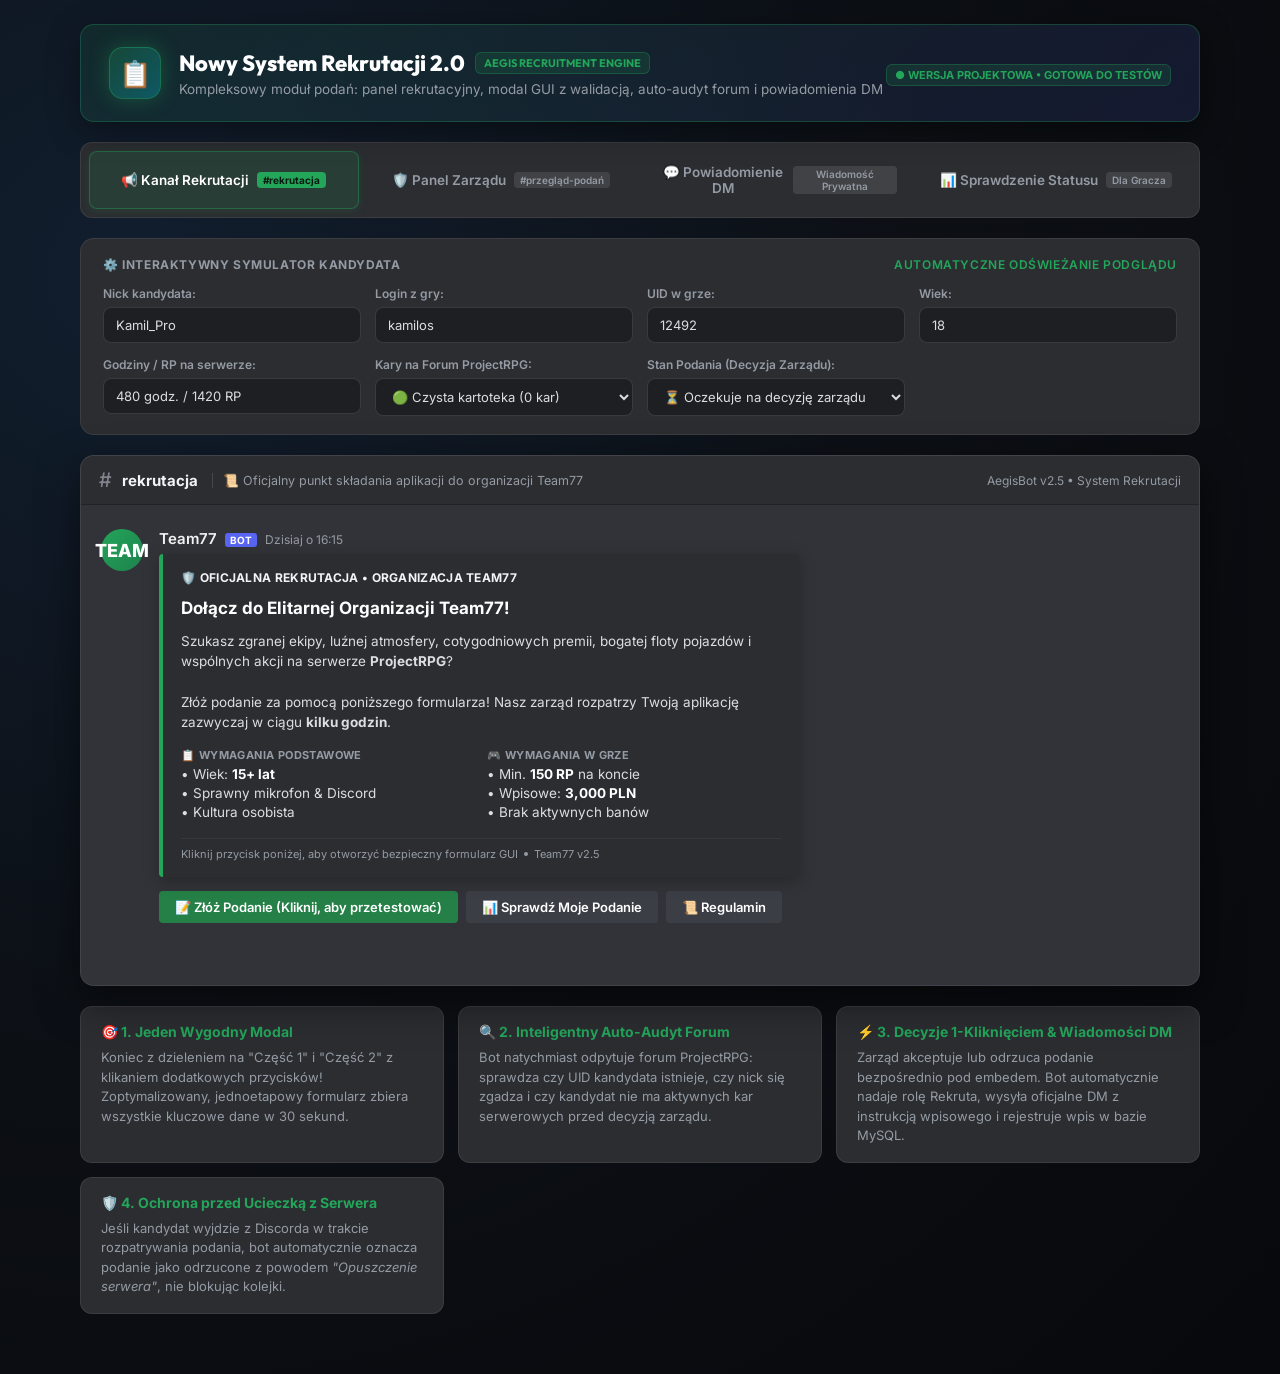
<file: preview_applications_new.html>
<!DOCTYPE html>
<html lang="pl">
<head>
  <meta charset="UTF-8">
  <meta name="viewport" content="width=device-width, initial-scale=1.0">
  <title>AegisBot — Nowy System Rekrutacji i Aplikacji 2.0</title>
  <link rel="preconnect" href="https://fonts.googleapis.com">
  <link rel="preconnect" href="https://fonts.gstatic.com" crossorigin>
  <link href="https://fonts.googleapis.com/css2?family=Inter:wght@400;500;600;700;800&family=JetBrains+Mono:wght@400;600;700&family=Outfit:wght@600;700;800&display=swap" rel="stylesheet">
  <style>
    :root {
      --bg-darkest: #0e1013;
      --bg-darker: #1a1c20;
      --bg-chat: #313338;
      --bg-card: #2b2d31;
      --bg-hover: #35373c;
      --bg-input: #1e1f22;
      --text-normal: #dbdee1;
      --text-muted: #949ba4;
      --text-header: #f2f3f5;
      --text-link: #00a8fc;
      --brand: #5865f2;
      --brand-hover: #4752c4;
      --emerald: #23a55a;
      --emerald-glow: rgba(35, 165, 90, 0.35);
      --amber: #f39c12;
      --danger: #f23f43;
      --cyan: #00e5ff;
      --gold: #f1c40f;
      --border-subtle: rgba(255, 255, 255, 0.08);
      --font-main: "Inter", "gg sans", -apple-system, BlinkMacSystemFont, "Segoe UI", Roboto, sans-serif;
      --font-heading: "Outfit", sans-serif;
      --font-mono: "JetBrains Mono", Consolas, monospace;
    }

    * {
      box-sizing: border-box;
      margin: 0;
      padding: 0;
    }

    body {
      background: radial-gradient(circle at 10% 20%, #111e2e 0%, #0c0f14 50%, #07090c 100%);
      color: var(--text-normal);
      font-family: var(--font-main);
      min-height: 100vh;
      padding: 24px 20px 60px;
      display: flex;
      flex-direction: column;
      align-items: center;
    }

    .wrapper {
      width: 100%;
      max-width: 1120px;
      display: flex;
      flex-direction: column;
      gap: 20px;
    }

    /* NAGŁÓWEK GŁÓWNY */
    .header-banner {
      background: linear-gradient(135deg, rgba(35, 165, 90, 0.12) 0%, rgba(88, 101, 242, 0.14) 100%);
      border: 1px solid rgba(35, 165, 90, 0.3);
      border-radius: 14px;
      padding: 22px 28px;
      display: flex;
      justify-content: space-between;
      align-items: center;
      box-shadow: 0 8px 32px rgba(0, 0, 0, 0.4);
      position: relative;
      overflow: hidden;
    }

    .header-left {
      display: flex;
      align-items: center;
      gap: 18px;
    }

    .header-icon {
      width: 52px;
      height: 52px;
      background: linear-gradient(135deg, rgba(35, 165, 90, 0.25) 0%, rgba(0, 229, 255, 0.25) 100%);
      border: 1px solid rgba(35, 165, 90, 0.4);
      border-radius: 14px;
      display: flex;
      align-items: center;
      justify-content: center;
      font-size: 26px;
      box-shadow: 0 0 20px var(--emerald-glow);
    }

    .header-title-block h1 {
      font-family: var(--font-heading);
      font-size: 22px;
      font-weight: 800;
      color: #fff;
      display: flex;
      align-items: center;
      gap: 10px;
    }

    .header-title-block p {
      font-size: 13.5px;
      color: var(--text-muted);
      margin-top: 4px;
    }

    .badge-pill {
      font-size: 11px;
      font-weight: 700;
      text-transform: uppercase;
      padding: 3px 8px;
      border-radius: 6px;
      background: rgba(35, 165, 90, 0.15);
      color: var(--emerald);
      border: 1px solid rgba(35, 165, 90, 0.3);
    }

    /* TABS */
    .tabs-nav {
      display: flex;
      gap: 8px;
      background: var(--bg-card);
      padding: 8px;
      border-radius: 12px;
      border: 1px solid var(--border-subtle);
      overflow-x: auto;
    }

    .tab-btn {
      flex: 1;
      min-width: 170px;
      padding: 12px 16px;
      border: 1px solid transparent;
      border-radius: 8px;
      background: transparent;
      color: var(--text-muted);
      font-family: var(--font-main);
      font-size: 13.5px;
      font-weight: 600;
      cursor: pointer;
      display: flex;
      align-items: center;
      justify-content: center;
      gap: 8px;
      transition: all 0.2s;
    }

    .tab-btn:hover {
      background: var(--bg-hover);
      color: var(--text-normal);
    }

    .tab-btn.active {
      background: rgba(35, 165, 90, 0.14);
      border-color: rgba(35, 165, 90, 0.4);
      color: #fff;
      box-shadow: 0 2px 10px rgba(35, 165, 90, 0.15);
    }

    .tab-badge {
      font-size: 10px;
      padding: 2px 6px;
      border-radius: 4px;
      background: rgba(255, 255, 255, 0.1);
    }

    .tab-btn.active .tab-badge {
      background: var(--emerald);
      color: #0b1a10;
      font-weight: 700;
    }

    /* CONTROL PANEL */
    .controls-panel {
      background: var(--bg-card);
      border: 1px solid var(--border-subtle);
      border-radius: 14px;
      padding: 18px 22px;
      display: flex;
      flex-direction: column;
      gap: 14px;
    }

    .controls-header {
      font-size: 12px;
      font-weight: 700;
      color: var(--text-muted);
      text-transform: uppercase;
      letter-spacing: 0.6px;
      display: flex;
      align-items: center;
      justify-content: space-between;
    }

    .controls-grid {
      display: grid;
      grid-template-columns: repeat(auto-fit, minmax(210px, 1fr));
      gap: 14px;
    }

    .control-item {
      display: flex;
      flex-direction: column;
      gap: 6px;
    }

    .control-label {
      font-size: 12px;
      font-weight: 600;
      color: var(--text-muted);
    }

    .control-input, .control-select {
      background: var(--bg-input);
      border: 1px solid rgba(255, 255, 255, 0.12);
      border-radius: 8px;
      padding: 9px 12px;
      color: var(--text-normal);
      font-family: var(--font-main);
      font-size: 13px;
      outline: none;
    }

    .control-input:focus, .control-select:focus {
      border-color: var(--emerald);
    }

    /* DISCORD SIMULATOR */
    .discord-window {
      background: var(--bg-chat);
      border: 1px solid rgba(255, 255, 255, 0.08);
      border-radius: 14px;
      overflow: hidden;
      box-shadow: 0 16px 40px rgba(0, 0, 0, 0.5);
      position: relative;
    }

    .discord-channel-bar {
      background: #2b2d31;
      padding: 12px 18px;
      display: flex;
      align-items: center;
      justify-content: space-between;
      border-bottom: 1px solid rgba(0, 0, 0, 0.25);
    }

    .channel-left {
      display: flex;
      align-items: center;
      gap: 10px;
    }

    .channel-hash {
      color: #80848e;
      font-size: 20px;
      font-weight: 500;
    }

    .channel-name {
      font-weight: 700;
      font-size: 15px;
      color: #f2f3f5;
    }

    .channel-topic {
      font-size: 12.5px;
      color: #949ba4;
      border-left: 1px solid rgba(255, 255, 255, 0.12);
      padding-left: 10px;
      margin-left: 4px;
    }

    .discord-chat {
      padding: 24px 20px;
      display: flex;
      flex-direction: column;
      gap: 18px;
      min-height: 480px;
    }

    .discord-message {
      display: flex;
      gap: 16px;
      position: relative;
    }

    .msg-avatar {
      width: 42px;
      height: 42px;
      border-radius: 50%;
      background: linear-gradient(135deg, #23a55a 0%, #1e824c 100%);
      display: flex;
      align-items: center;
      justify-content: center;
      font-weight: 800;
      color: #fff;
      font-size: 18px;
      flex-shrink: 0;
      user-select: none;
    }

    .msg-body {
      flex: 1;
      display: flex;
      flex-direction: column;
      gap: 6px;
      min-width: 0;
    }

    .msg-header {
      display: flex;
      align-items: baseline;
      gap: 8px;
    }

    .msg-author {
      font-weight: 600;
      font-size: 15px;
      color: #f2f3f5;
    }

    .bot-badge {
      background: #5865f2;
      color: #fff;
      font-size: 10px;
      font-weight: 700;
      padding: 1px 5px;
      border-radius: 3px;
    }

    .msg-timestamp {
      font-size: 12px;
      color: #949ba4;
    }

    /* EMBEDY DISCORDA */
    .discord-embed {
      background: #2b2d31;
      border-left: 4px solid var(--emerald);
      border-radius: 4px;
      padding: 16px 18px;
      display: flex;
      flex-direction: column;
      gap: 12px;
      max-width: 640px;
      box-shadow: 0 4px 16px rgba(0, 0, 0, 0.25);
      position: relative;
    }

    .discord-embed.border-gold { border-left-color: var(--gold); }
    .discord-embed.border-danger { border-left-color: var(--danger); }
    .discord-embed.border-brand { border-left-color: var(--brand); }
    .discord-embed.border-cyan { border-left-color: var(--cyan); }

    .embed-author {
      display: flex;
      align-items: center;
      gap: 8px;
      font-size: 12px;
      font-weight: 700;
      color: #f2f3f5;
      text-transform: uppercase;
      letter-spacing: 0.3px;
    }

    .embed-title {
      font-size: 17px;
      font-weight: 700;
      color: #ffffff;
      line-height: 1.3;
      display: flex;
      align-items: center;
      gap: 8px;
    }

    .embed-desc {
      font-size: 13.5px;
      line-height: 1.5;
      color: #dbdee1;
    }

    .embed-fields {
      display: grid;
      grid-template-columns: repeat(2, 1fr);
      gap: 12px;
      margin-top: 4px;
    }

    .embed-fields.cols-3 {
      grid-template-columns: repeat(3, 1fr);
    }

    .embed-field-full {
      grid-column: 1 / -1;
    }

    .embed-field {
      display: flex;
      flex-direction: column;
      gap: 3px;
    }

    .field-name {
      font-size: 11px;
      font-weight: 700;
      color: #949ba4;
      text-transform: uppercase;
      letter-spacing: 0.4px;
    }

    .field-value {
      font-size: 13.5px;
      color: #dbdee1;
      line-height: 1.4;
    }

    .field-value b, .field-value strong {
      color: #ffffff;
    }

    .embed-footer {
      display: flex;
      align-items: center;
      gap: 6px;
      font-size: 11px;
      color: #949ba4;
      margin-top: 4px;
      border-top: 1px solid rgba(255, 255, 255, 0.05);
      padding-top: 8px;
    }

    .footer-dot {
      width: 4px;
      height: 4px;
      border-radius: 50%;
      background: #949ba4;
    }

    /* PRZYCISKI KOMPONENTÓW DISCORDA */
    .embed-components {
      display: flex;
      gap: 8px;
      margin-top: 8px;
      flex-wrap: wrap;
    }

    .discord-btn {
      background: #4e5058;
      border: none;
      color: #fff;
      font-family: var(--font-main);
      font-size: 13px;
      font-weight: 600;
      padding: 8px 16px;
      border-radius: 4px;
      cursor: pointer;
      display: inline-flex;
      align-items: center;
      gap: 8px;
      transition: background 0.15s, transform 0.1s;
    }

    .discord-btn:hover { background: #6d6f78; }
    .discord-btn:active { transform: scale(0.98); }

    .discord-btn.primary { background: #5865f2; }
    .discord-btn.primary:hover { background: #4752c4; }

    .discord-btn.success { background: #248046; }
    .discord-btn.success:hover { background: #1a6334; }

    .discord-btn.danger { background: #da373c; }
    .discord-btn.danger:hover { background: #a1282c; }

    .discord-btn.secondary { background: #3b3e45; }

    /* FLOATING MODAL SIMULATOR */
    .modal-overlay {
      position: absolute;
      top: 0;
      left: 0;
      right: 0;
      bottom: 0;
      background: rgba(0, 0, 0, 0.7);
      backdrop-filter: blur(4px);
      display: none;
      align-items: center;
      justify-content: center;
      z-index: 100;
      padding: 20px;
    }

    .modal-overlay.active {
      display: flex;
    }

    .discord-modal-box {
      background: #313338;
      border-radius: 8px;
      width: 100%;
      max-width: 480px;
      box-shadow: 0 16px 40px rgba(0, 0, 0, 0.6);
      border: 1px solid rgba(255, 255, 255, 0.1);
      display: flex;
      flex-direction: column;
      overflow: hidden;
      animation: modalPop 0.2s cubic-bezier(0.18, 0.89, 0.32, 1.28);
    }

    @keyframes modalPop {
      from { transform: scale(0.92); opacity: 0; }
      to { transform: scale(1); opacity: 1; }
    }

    .modal-header {
      padding: 18px 20px 12px;
      display: flex;
      justify-content: space-between;
      align-items: center;
    }

    .modal-title {
      font-size: 17px;
      font-weight: 700;
      color: #fff;
    }

    .modal-close {
      background: transparent;
      border: none;
      color: #949ba4;
      font-size: 20px;
      cursor: pointer;
    }

    .modal-body {
      padding: 10px 20px 20px;
      display: flex;
      flex-direction: column;
      gap: 14px;
    }

    .modal-field {
      display: flex;
      flex-direction: column;
      gap: 6px;
    }

    .modal-field label {
      font-size: 12px;
      font-weight: 700;
      color: #b5bac1;
      text-transform: uppercase;
      letter-spacing: 0.3px;
    }

    .modal-field input, .modal-field textarea {
      background: #1e1f22;
      border: 1px solid rgba(0, 0, 0, 0.3);
      border-radius: 4px;
      padding: 10px 12px;
      color: #dbdee1;
      font-family: var(--font-main);
      font-size: 14px;
      outline: none;
    }

    .modal-field input:focus, .modal-field textarea:focus {
      border-color: #5865f2;
    }

    .modal-footer {
      background: #2b2d31;
      padding: 14px 20px;
      display: flex;
      justify-content: flex-end;
      gap: 10px;
    }

    /* BADGE AUDYTU FORUM */
    .forum-audit-badge {
      display: flex;
      align-items: center;
      gap: 10px;
      padding: 10px 14px;
      background: rgba(0, 229, 255, 0.08);
      border: 1px solid rgba(0, 229, 255, 0.25);
      border-radius: 6px;
      font-size: 13px;
    }

    .audit-tag {
      padding: 2px 8px;
      border-radius: 4px;
      font-size: 11px;
      font-weight: 700;
      text-transform: uppercase;
    }

    .audit-clean { background: rgba(35, 165, 90, 0.2); color: #23a55a; border: 1px solid #23a55a; }
    .audit-warn { background: rgba(243, 156, 18, 0.2); color: #f39c12; border: 1px solid #f39c12; }

    /* CECHY NOWEGO SYSTEMU */
    .docs-grid {
      display: grid;
      grid-template-columns: repeat(auto-fit, minmax(280px, 1fr));
      gap: 14px;
    }

    .doc-card {
      background: var(--bg-card);
      border: 1px solid var(--border-subtle);
      border-radius: 12px;
      padding: 16px 20px;
      display: flex;
      flex-direction: column;
      gap: 8px;
    }

    .doc-title {
      font-weight: 700;
      color: var(--emerald);
      font-size: 14px;
      display: flex;
      align-items: center;
      gap: 8px;
    }

    .doc-text {
      font-size: 13px;
      color: var(--text-muted);
      line-height: 1.5;
    }
  </style>
</head>
<body>

  <div class="wrapper">

    <!-- NAGŁÓWEK GŁÓWNY -->
    <div class="header-banner">
      <div class="header-left">
        <div class="header-icon">📋</div>
        <div class="header-title-block">
          <h1>Nowy System Rekrutacji 2.0 <span class="badge-pill">Aegis Recruitment Engine</span></h1>
          <p>Kompleksowy moduł podań: panel rekrutacyjny, modal GUI z walidacją, auto-audyt forum i powiadomienia DM</p>
        </div>
      </div>
      <div>
        <span class="badge-pill" style="background: rgba(35, 165, 90, 0.15); color: #23a55a;">● Wersja Projektowa • Gotowa do Testów</span>
      </div>
    </div>

    <!-- TABS -->
    <div class="tabs-nav">
      <button class="tab-btn active" id="tab-start" onclick="switchView('start')">
        <span>📢 Kanał Rekrutacji</span>
        <span class="tab-badge">#rekrutacja</span>
      </button>
      <button class="tab-btn" id="tab-review" onclick="switchView('review')">
        <span>🛡️ Panel Zarządu</span>
        <span class="tab-badge">#przegląd-podań</span>
      </button>
      <button class="tab-btn" id="tab-dm" onclick="switchView('dm')">
        <span>💬 Powiadomienie DM</span>
        <span class="tab-badge">Wiadomość Prywatna</span>
      </button>
      <button class="tab-btn" id="tab-status" onclick="switchView('status')">
        <span>📊 Sprawdzenie Statusu</span>
        <span class="tab-badge">Dla Gracza</span>
      </button>
    </div>

    <!-- PANEL KONTROLNY TESTOWANIA -->
    <div class="controls-panel">
      <div class="controls-header">
        <span>⚙️ Interaktywny Symulator Kandydata</span>
        <span style="color: var(--emerald); font-weight: 600;">Automatyczne odświeżanie podglądu</span>
      </div>
      <div class="controls-grid">
        <div class="control-item">
          <label class="control-label" for="inpNick">Nick kandydata:</label>
          <input type="text" id="inpNick" class="control-input" value="Kamil_Pro" oninput="renderCurrent()">
        </div>
        <div class="control-item">
          <label class="control-label" for="inpLogin">Login z gry:</label>
          <input type="text" id="inpLogin" class="control-input" value="kamilos" oninput="renderCurrent()">
        </div>
        <div class="control-item">
          <label class="control-label" for="inpUID">UID w grze:</label>
          <input type="text" id="inpUID" class="control-input" value="12492" oninput="renderCurrent()">
        </div>
        <div class="control-item">
          <label class="control-label" for="inpAge">Wiek:</label>
          <input type="number" id="inpAge" class="control-input" value="18" min="13" max="50" oninput="renderCurrent()">
        </div>
        <div class="control-item">
          <label class="control-label" for="inpRP">Godziny / RP na serwerze:</label>
          <input type="text" id="inpRP" class="control-input" value="480 godz. / 1420 RP" oninput="renderCurrent()">
        </div>
        <div class="control-item">
          <label class="control-label" for="selAudit">Kary na Forum ProjectRPG:</label>
          <select id="selAudit" class="control-select" onchange="renderCurrent()">
            <option value="clean" selected>🟢 Czysta kartoteka (0 kar)</option>
            <option value="warn">🟡 1 wyciszenie w historii</option>
            <option value="banned">🔴 Aktywny ban na forum</option>
          </select>
        </div>
        <div class="control-item">
          <label class="control-label" for="selDecision">Stan Podania (Decyzja Zarządu):</label>
          <select id="selDecision" class="control-select" onchange="renderCurrent()">
            <option value="pending" selected>⏳ Oczekuje na decyzję zarządu</option>
            <option value="accepted">✅ Zaakceptowane (Rola nadana)</option>
            <option value="rejected">❌ Odrzucone (Z podaniem powodu)</option>
          </select>
        </div>
      </div>
    </div>

    <!-- OKNO DISCORDA -->
    <div class="discord-window">
      <!-- Pasek kanału -->
      <div class="discord-channel-bar">
        <div class="channel-left">
          <span class="channel-hash">#</span>
          <span class="channel-name" id="chanName">rekrutacja</span>
          <span class="channel-topic" id="chanTopic">📜 Oficjalny punkt składania aplikacji do organizacji Team77</span>
        </div>
        <div style="font-size: 12px; color: #949ba4;">AegisBot v2.5 • System Rekrutacji</div>
      </div>

      <!-- Treść czatu -->
      <div class="discord-chat" id="chatContent">
        <!-- Renderowane przez JS -->
      </div>

      <!-- FLOATING MODAL SYMULATOR -->
      <div class="modal-overlay" id="modalOverlay">
        <div class="discord-modal-box">
          <div class="modal-header">
            <span class="modal-title">Podanie do Organizacji Team77</span>
            <button class="modal-close" onclick="closeModal()">✕</button>
          </div>
          <div class="modal-body">
            <div class="modal-field">
              <label>1. Nick oraz Login z gry:</label>
              <input type="text" id="mNick" value="Kamil_Pro / kamilos">
            </div>
            <div class="modal-field">
              <label>2. Twój numer UID:</label>
              <input type="text" id="mUID" value="12492">
            </div>
            <div class="modal-field">
              <label>3. Twój Wiek:</label>
              <input type="text" id="mAge" value="18">
            </div>
            <div class="modal-field">
              <label>4. Ilość Godzin / RP na ProjectRPG:</label>
              <input type="text" id="mRP" value="480 godz. / 1420 RP">
            </div>
            <div class="modal-field">
              <label>5. Dlaczego Team77? (Krótkie uzasadnienie):</label>
              <textarea rows="3" id="mWhy">Szukam aktywnej i zgranej ekipy z dobrą atmosferą na serwerze.</textarea>
            </div>
          </div>
          <div class="modal-footer">
            <button class="discord-btn secondary" onclick="closeModal()">Anuluj</button>
            <button class="discord-btn success" onclick="submitModal()">Wyślij Podanie</button>
          </div>
        </div>
      </div>
    </div>

    <!-- DOKUMENTACJA USPRAWNIEŃ -->
    <div class="docs-grid">
      <div class="doc-card">
        <div class="doc-title">🎯 1. Jeden Wygodny Modal</div>
        <div class="doc-text">
          Koniec z dzieleniem na "Część 1" i "Część 2" z klikaniem dodatkowych przycisków! Zoptymalizowany, jednoetapowy formularz zbiera wszystkie kluczowe dane w 30 sekund.
        </div>
      </div>
      <div class="doc-card">
        <div class="doc-title">🔍 2. Inteligentny Auto-Audyt Forum</div>
        <div class="doc-text">
          Bot natychmiast odpytuje forum ProjectRPG: sprawdza czy UID kandydata istnieje, czy nick się zgadza i czy kandydat nie ma aktywnych kar serwerowych przed decyzją zarządu.
        </div>
      </div>
      <div class="doc-card">
        <div class="doc-title">⚡ 3. Decyzje 1-Kliknięciem & Wiadomości DM</div>
        <div class="doc-text">
          Zarząd akceptuje lub odrzuca podanie bezpośrednio pod embedem. Bot automatycznie nadaje rolę Rekruta, wysyła oficjalne DM z instrukcją wpisowego i rejestruje wpis w bazie MySQL.
        </div>
      </div>
      <div class="doc-card">
        <div class="doc-title">🛡️ 4. Ochrona przed Ucieczką z Serwera</div>
        <div class="doc-text">
          Jeśli kandydat wyjdzie z Discorda w trakcie rozpatrywania podania, bot automatycznie oznacza podanie jako odrzucone z powodem <i>"Opuszczenie serwera"</i>, nie blokując kolejki.
        </div>
      </div>
    </div>

  </div>

  <script>
    let activeTab = 'start';

    function switchView(tab) {
      activeTab = tab;
      document.querySelectorAll('.tab-btn').forEach(b => b.classList.remove('active'));
      document.getElementById('tab-' + tab).classList.add('active');

      const chanName = document.getElementById('chanName');
      const chanTopic = document.getElementById('chanTopic');

      if (tab === 'start') {
        chanName.innerText = 'rekrutacja';
        chanTopic.innerText = '📜 Oficjalny punkt składania aplikacji do organizacji Team77';
      } else if (tab === 'review') {
        chanName.innerText = 'przegląd-podań';
        chanTopic.innerText = '🛡️ Panel Zarządu • Weryfikacja zgłoszeń kandydatów';
      } else if (tab === 'dm') {
        chanName.innerText = 'Wiadomość Prywatna (DM)';
        chanTopic.innerText = '💬 Powiadomienie bezpośrednie od bota do kandydata';
      } else if (tab === 'status') {
        chanName.innerText = 'moje-podanie';
        chanTopic.innerText = '📊 Sprawdź aktualny status swojego podania w kolejce';
      }

      renderCurrent();
    }

    function openModal() {
      document.getElementById('modalOverlay').classList.add('active');
    }

    function closeModal() {
      document.getElementById('modalOverlay').classList.remove('active');
    }

    function submitModal() {
      closeModal();
      alert('🎉 Podanie zostało pomyślnie wysłane! Przełączam na podgląd panelu Zarządu.');
      switchView('review');
    }

    function setDecision(state) {
      document.getElementById('selDecision').value = state;
      renderCurrent();
    }

    function renderCurrent() {
      const nick = document.getElementById('inpNick').value || 'Kandydat';
      const login = (document.getElementById('inpLogin') ? document.getElementById('inpLogin').value : '') || 'kamilos';
      const uid = document.getElementById('inpUID').value || '1234';
      const age = document.getElementById('inpAge').value || '18';
      const rp = document.getElementById('inpRP').value || '350 godz.';
      const audit = document.getElementById('selAudit').value;
      const decision = document.getElementById('selDecision').value;

      const chat = document.getElementById('chatContent');

      if (activeTab === 'start') {
        renderStartTab(chat);
      } else if (activeTab === 'review') {
        renderReviewTab(chat, nick, login, uid, age, rp, audit, decision);
      } else if (activeTab === 'dm') {
        renderDmTab(chat, nick, decision);
      } else if (activeTab === 'status') {
        renderStatusTab(chat, nick, decision);
      }
    }

    function renderStartTab(chat) {
      chat.innerHTML = `
        <div class="discord-message">
          <div class="msg-avatar">TEAM</div>
          <div class="msg-body">
            <div class="msg-header">
              <span class="msg-author">Team77</span>
              <span class="bot-badge">BOT</span>
              <span class="msg-timestamp">Dzisiaj o 16:15</span>
            </div>

            <div class="discord-embed" style="border-left-color: #23a55a;">
              <div class="embed-author">
                <span>🛡️ OFICJALNA REKRUTACJA • ORGANIZACJA TEAM77</span>
              </div>
              <div class="embed-title">
                <span>Dołącz do Elitarnej Organizacji Team77!</span>
              </div>
              <div class="embed-desc">
                Szukasz zgranej ekipy, luźnej atmosfery, cotygodniowych premii, bogatej floty pojazdów i wspólnych akcji na serwerze <b>ProjectRPG</b>?<br><br>
                Złóż podanie za pomocą poniższego formularza! Nasz zarząd rozpatrzy Twoją aplikację zazwyczaj w ciągu <b>kilku godzin</b>.
              </div>

              <div class="embed-fields">
                <div class="embed-field">
                  <span class="field-name">📋 Wymagania Podstawowe</span>
                  <span class="field-value">• Wiek: <b>15+ lat</b><br>• Sprawny mikrofon & Discord<br>• Kultura osobista</span>
                </div>
                <div class="embed-field">
                  <span class="field-name">🎮 Wymagania w Grze</span>
                  <span class="field-value">• Min. <b>150 RP</b> na koncie<br>• Wpisowe: <b>3,000 PLN</b><br>• Brak aktywnych banów</span>
                </div>
              </div>

              <div class="embed-footer">
                <span>Kliknij przycisk poniżej, aby otworzyć bezpieczny formularz GUI</span>
                <span class="footer-dot"></span>
                <span>Team77 v2.5</span>
              </div>
            </div>

            <!-- PRZYCISKI INTERAKTYWNE -->
            <div class="embed-components">
              <button class="discord-btn success" onclick="openModal()">📝 Złóż Podanie (Kliknij, aby przetestować)</button>
              <button class="discord-btn secondary" onclick="switchView('status')">📊 Sprawdź Moje Podanie</button>
              <button class="discord-btn secondary" onclick="alert('Regulamin: Szacunek, aktywność min. 3h/tydz., zgłaszanie nieobecności.')">📜 Regulamin</button>
            </div>
          </div>
        </div>
      `;
    }

    function renderReviewTab(chat, nick, login, uid, age, rp, audit, decision) {
      let auditBadge = '';
      if (audit === 'clean') {
        auditBadge = '<span class="audit-tag audit-clean">🟢 Czyste Konto Kar</span> • Profil zweryfikowany na forum';
      } else if (audit === 'warn') {
        auditBadge = '<span class="audit-tag audit-warn">🟡 1 Wyciszenie</span> • Wymagana weryfikacja zarządu';
      } else {
        auditBadge = '<span class="audit-tag" style="background: rgba(242,63,67,0.2); color: #f23f43; border: 1px solid #f23f43;">🔴 Aktywny Ban</span> • Ostrzeżenie dla zarządu';
      }

      let statusLine = '';
      let borderClass = 'border-brand';
      if (decision === 'pending') {
        statusLine = '<b style="color: #f39c12;">⏳ OCZEKUJE NA DECYZJĘ ZARZĄDU</b>';
      } else if (decision === 'accepted') {
        statusLine = '<b style="color: #23a55a;">✅ ZAAKCEPTOWANE PRZEZ @leiz77 (Rola Rekruta nadana)</b>';
        borderClass = 'border-emerald';
      } else {
        statusLine = '<b style="color: #f23f43;">❌ ODRZUCONE PRZEZ @leiz77 (Powód: Aktywne kary w kartotece)</b>';
        borderClass = 'border-danger';
      }

      chat.innerHTML = `
        <div class="discord-message">
          <div class="msg-avatar">TEAM</div>
          <div class="msg-body">
            <div class="msg-header">
              <span class="msg-author">Team77</span>
              <span class="bot-badge">BOT</span>
              <span class="msg-timestamp">Dzisiaj o 16:18</span>
            </div>

            <div class="discord-embed ${borderClass}">
              <div class="embed-author">
                <span>🛡️ PANEL ZARZĄDU • NOWE ZGŁOSZENIE #142</span>
              </div>
              <div class="embed-title">
                <span>Podanie Kandydata: ${nick}</span>
              </div>
              <div class="embed-desc">
                👤 <b>Konto Discord:</b> <span style="color: #5865F2; background: rgba(88,101,242,0.18); padding: 1px 7px; border-radius: 4px; font-weight: 600;">@${nick}</span> <span style="color: #949ba4; font-size: 12px;">(ID: 48921849182391)</span><br>
                Kandydat złożył podanie do organizacji. Sprawdź poniższe dane i podejmij decyzję:
              </div>

              <!-- Pasek audytu forum -->
              <div class="forum-audit-badge">
                ${auditBadge}
              </div>

              <div class="embed-fields cols-3">
                <div class="embed-field">
                  <span class="field-name">🪪 Nick & Login</span>
                  <span class="field-value"><b>${nick} / ${login}</b></span>
                </div>
                <div class="embed-field">
                  <span class="field-name">🆔 UID w grze</span>
                  <span class="field-value"><b>${uid}</b></span>
                </div>
                <div class="embed-field">
                  <span class="field-name">🎂 Wiek</span>
                  <span class="field-value"><b>${age} lat</b></span>
                </div>
                <div class="embed-field">
                  <span class="field-name">⏱️ Godziny / RP</span>
                  <span class="field-value"><b>${rp}</b></span>
                </div>
                <div class="embed-field">
                  <span class="field-name">💰 Wpisowe & Zasady</span>
                  <span class="field-value"><b>✅ Zgoda (3k PLN)</b></span>
                </div>
                <div class="embed-field">
                  <span class="field-name">🟢 Status na DC</span>
                  <span class="field-value"><b style="color: #23a55a;">Obecny na serwerze</b></span>
                </div>
                <div class="embed-field embed-field-full" style="background: rgba(0,0,0,0.2); padding: 8px 10px; border-radius: 6px;">
                  <span class="field-name">💬 Uzasadnienie kandydata</span>
                  <span class="field-value"><i>"Szukam aktywnej i zgranej ekipy z dobrą atmosferą na serwerze."</i></span>
                </div>
                <div class="embed-field embed-field-full">
                  <span class="field-name">📌 Aktualny Stan Decyzji</span>
                  <span class="field-value">${statusLine}</span>
                </div>
              </div>

              <div class="embed-footer">
                <span>ID Zgłoszenia: APP-142 • Złożono dzisiaj o 16:18</span>
                <span class="footer-dot"></span>
                <span>Zarząd Team77</span>
              </div>
            </div>

            <!-- PRZYCISKI DECYZJI -->
            <div class="embed-components">
              <button class="discord-btn success" onclick="setDecision('accepted')">✅ Zaakceptuj Kandydata</button>
              <button class="discord-btn danger" onclick="setDecision('rejected')">❌ Odrzuć Podanie</button>
              <button class="discord-btn secondary" onclick="alert('Przekierowanie do profilu ProjectRPG gracza UID: ' + ${uid})">🔍 Profil na Forum ProjectRPG</button>
            </div>
          </div>
        </div>
      `;
    }

    function renderDmTab(chat, nick, decision) {
      if (decision === 'accepted') {
        chat.innerHTML = `
          <div class="discord-message">
            <div class="msg-avatar">TEAM</div>
            <div class="msg-body">
              <div class="msg-header">
                <span class="msg-author">Team77</span>
                <span class="bot-badge">BOT</span>
                <span class="msg-timestamp">Dzisiaj o 16:20</span>
              </div>

              <div class="discord-embed" style="border-left-color: #23a55a;">
                <div class="embed-author">
                  <span>🎉 GRATULACJE • TWOJE PODANIE ZOSTAŁO ZAAKCEPTOWANE!</span>
                </div>
                <div class="embed-title">
                  <span>Witaj w Organizacji Team77, ${nick}!</span>
                </div>
                <div class="embed-desc">
                  Z przyjemnością informujemy, że Twoje podanie do organizacji <b>Team77</b> zostało <b>pozytywnie rozpatrzone</b> przez Zarząd!<br><br>
                  Otrzymałeś już rolę <b>Rekruta</b> na naszym serwerze Discord.
                </div>

                <div class="embed-fields">
                  <div class="embed-field embed-field-full">
                    <span class="field-name">📌 Co należy teraz zrobić?</span>
                    <span class="field-value">
                      1. Wejdź na kanał <b>#ogłoszenia-organizacji</b> i zapoznaj się z aktualnościami.<br>
                      2. Skontaktuj się z Zarządem w grze lub na kanale <b>#wpisowe</b> w celu uiszczenia 3,000 PLN.<br>
                      3. Pobierz role powiadomień i wejdź na nasz kanał głosowy!
                    </span>
                  </div>
                </div>

                <div class="embed-footer">
                  <span>Do zobaczenia na serwerze! • Zarząd Team77</span>
                </div>
              </div>
            </div>
          </div>
        `;
      } else if (decision === 'rejected') {
        chat.innerHTML = `
          <div class="discord-message">
            <div class="msg-avatar">TEAM</div>
            <div class="msg-body">
              <div class="msg-header">
                <span class="msg-author">Team77</span>
                <span class="bot-badge">BOT</span>
                <span class="msg-timestamp">Dzisiaj o 16:20</span>
              </div>

              <div class="discord-embed" style="border-left-color: #f23f43;">
                <div class="embed-author">
                  <span>DECYZJA ZARZĄDU • REKRUTACJA TEAM77</span>
                </div>
                <div class="embed-title">
                  <span>Twoje Podanie Zostało Odrzucone</span>
                </div>
                <div class="embed-desc">
                  Dziękujemy za poświęcony czas i chęć dołączenia do naszej organizacji.<br>
                  Niestety, Twoja aplikacja nie została zaakceptowana na obecną chwilę.
                </div>

                <div class="embed-fields">
                  <div class="embed-field embed-field-full">
                    <span class="field-name">❌ Powód Decyzji</span>
                    <span class="field-value"><i>Zbyt mała ilość godzin na serwerze lub aktywne kary w kartotece.</i></span>
                  </div>
                  <div class="embed-field embed-field-full">
                    <span class="field-name">⏳ Kolejna Próba</span>
                    <span class="field-value">Możesz złożyć kolejne podanie za <b>7 dni</b> po poprawie aktywności.</span>
                  </div>
                </div>

                <div class="embed-footer">
                  <span>Życzymy powodzenia na serwerze! • Zarząd Team77</span>
                </div>
              </div>
            </div>
          </div>
        `;
      } else {
        chat.innerHTML = `
          <div class="discord-message">
            <div class="msg-avatar">TEAM</div>
            <div class="msg-body">
              <div class="msg-header">
                <span class="msg-author">Team77</span>
                <span class="bot-badge">BOT</span>
                <span class="msg-timestamp">Dzisiaj o 16:15</span>
              </div>

              <div class="discord-embed" style="border-left-color: #5865f2;">
                <div class="embed-author">
                  <span>POTWIERDZENIE ZŁOŻENIA PODANIA</span>
                </div>
                <div class="embed-title">
                  <span>Aplikacja Przyjęta do Kolejki</span>
                </div>
                <div class="embed-desc">
                  Hej <b>${nick}</b>! Twoje podanie zostało bezpiecznie zarejestrowane w naszym systemie pod numerem <b>#142</b>.<br><br>
                  Zarząd otrzymał powiadomienie na kanale przeglądu. O decyzji powiadomimy Cię w kolejnej prywatnej wiadomości!
                </div>

                <div class="embed-footer">
                  <span>Czas oczekiwania wynosi zazwyczaj od 1 do 12 godzin.</span>
                </div>
              </div>
            </div>
          </div>
        `;
      }
    }

    function renderStatusTab(chat, nick, decision) {
      chat.innerHTML = `
        <div class="discord-message">
          <div class="msg-avatar">TEAM</div>
          <div class="msg-body">
            <div class="msg-header">
              <span class="msg-author">Team77</span>
              <span class="bot-badge">BOT</span>
              <span class="msg-timestamp">Dzisiaj o 16:22</span>
            </div>

            <div class="discord-embed" style="border-left-color: #00e5ff;">
              <div class="embed-author">
                <span>STATUS APLIKACJI • AEGIS RECRUITMENT</span>
              </div>
              <div class="embed-title">
                <span>Twoje Zgłoszenie: ${nick}</span>
              </div>
              <div class="embed-desc">
                Informacje o Twoim ostatnim złożonym podaniu do organizacji:
              </div>

              <div class="embed-fields">
                <div class="embed-field">
                  <span class="field-name">🆔 Numer Zgłoszenia</span>
                  <span class="field-value"><b>#142</b></span>
                </div>
                <div class="embed-field">
                  <span class="field-name">📌 Aktualny Status</span>
                  <span class="field-value"><b>${decision === 'pending' ? '⏳ W trakcie weryfikacji' : (decision === 'accepted' ? '✅ Zaakceptowane' : '❌ Odrzucone')}</b></span>
                </div>
                <div class="embed-field">
                  <span class="field-name">📅 Data Złożenia</span>
                  <span class="field-value">Dzisiaj o 16:18</span>
                </div>
                <div class="embed-field">
                  <span class="field-name">⏱️ Przewidywany Czas</span>
                  <span class="field-value">~1-2 godziny</span>
                </div>
              </div>

              <div class="embed-footer">
                <span>Wiadomość widoczna tylko dla Ciebie (Ephemeral)</span>
              </div>
            </div>
          </div>
        </div>
      `;
    }

    // Inicjalizacja przy starcie
    renderCurrent();
  </script>
</body>
</html>
</file>
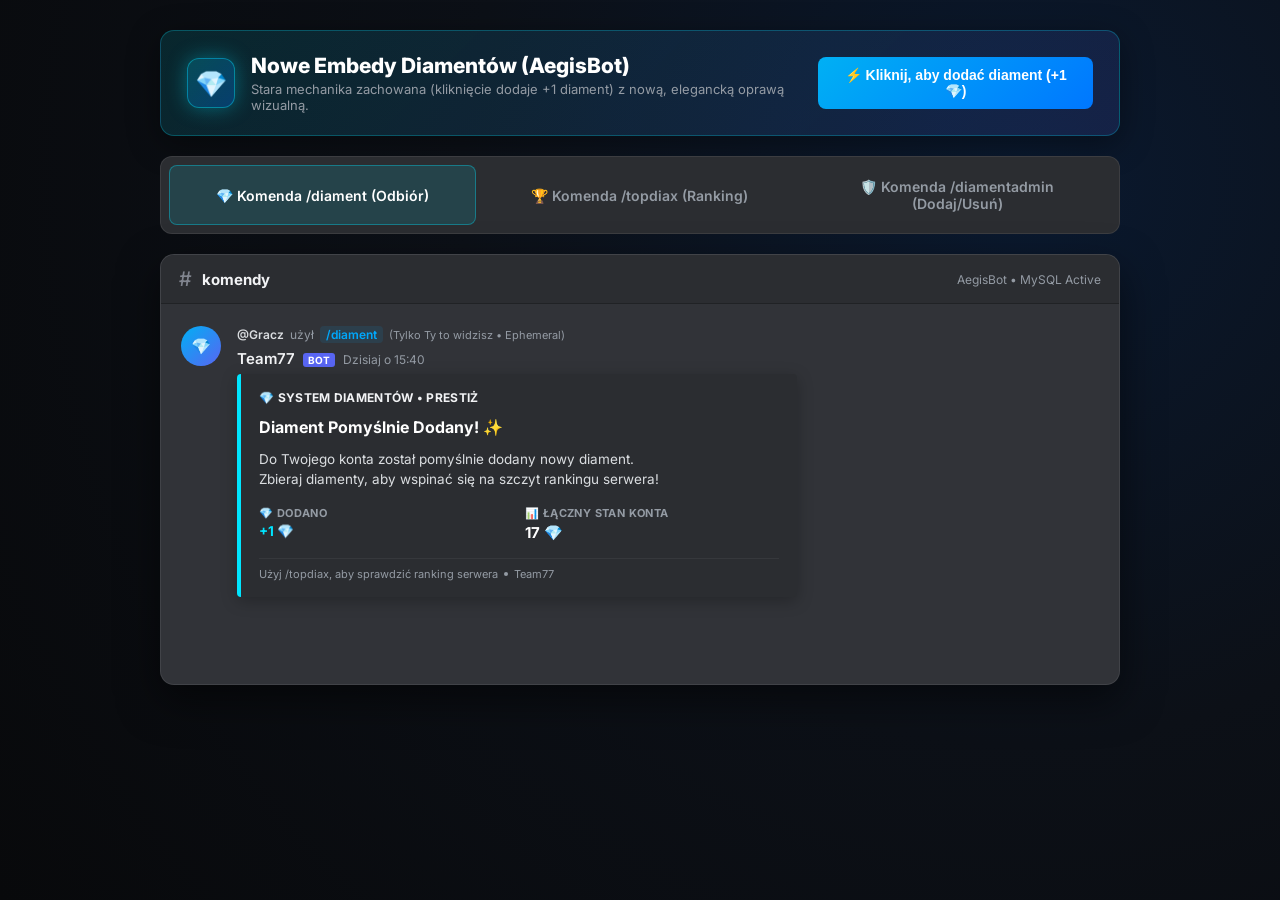
<file: preview_diamonds.html>
<!DOCTYPE html>
<html lang="pl">
<head>
  <meta charset="UTF-8">
  <meta name="viewport" content="width=device-width, initial-scale=1.0">
  <title>AegisBot — Nowy Wygląd Embedów Diamentów (/diament & /topdiax)</title>
  <link rel="preconnect" href="https://fonts.googleapis.com">
  <link rel="preconnect" href="https://fonts.gstatic.com" crossorigin>
  <link href="https://fonts.googleapis.com/css2?family=Inter:wght@400;500;600;700;800&family=JetBrains+Mono:wght@400;600;700&display=swap" rel="stylesheet">
  <style>
    :root {
      --bg-darkest: #0f1012;
      --bg-darker: #1e1f22;
      --bg-chat: #313338;
      --bg-card: #2b2d31;
      --bg-hover: #35373c;
      --bg-input: #1e1f22;
      --text-normal: #dbdee1;
      --text-muted: #949ba4;
      --text-header: #f2f3f5;
      --text-link: #00a8fc;
      --brand: #5865f2;
      --brand-hover: #4752c4;
      --diamond-cyan: #00e5ff;
      --diamond-blue: #00a8fc;
      --gold: #f1c40f;
      --silver: #95a5a6;
      --bronze: #e67e22;
      --success: #23a55a;
      --danger: #f23f43;
      --border-subtle: rgba(255, 255, 255, 0.08);
      --font-main: "Inter", "gg sans", -apple-system, BlinkMacSystemFont, "Segoe UI", Roboto, sans-serif;
      --font-mono: "JetBrains Mono", Consolas, monospace;
    }

    * {
      box-sizing: border-box;
      margin: 0;
      padding: 0;
    }

    body {
      background: radial-gradient(circle at 80% 20%, #0a192f 0%, #0c1017 45%, #08090b 100%);
      color: var(--text-normal);
      font-family: var(--font-main);
      min-height: 100vh;
      padding: 30px 20px 60px;
      display: flex;
      flex-direction: column;
      align-items: center;
    }

    .wrapper {
      width: 100%;
      max-width: 960px;
      display: flex;
      flex-direction: column;
      gap: 20px;
    }

    /* Nagłówek */
    .header-banner {
      background: linear-gradient(135deg, rgba(0, 229, 255, 0.12) 0%, rgba(88, 101, 242, 0.14) 100%);
      border: 1px solid rgba(0, 229, 255, 0.25);
      border-radius: 14px;
      padding: 22px 26px;
      display: flex;
      justify-content: space-between;
      align-items: center;
      box-shadow: 0 8px 32px rgba(0, 0, 0, 0.4);
    }

    .header-left {
      display: flex;
      align-items: center;
      gap: 16px;
    }

    .header-icon {
      width: 50px;
      height: 50px;
      background: linear-gradient(135deg, rgba(0, 229, 255, 0.2) 0%, rgba(0, 119, 255, 0.3) 100%);
      border: 1px solid rgba(0, 229, 255, 0.4);
      border-radius: 12px;
      display: flex;
      align-items: center;
      justify-content: center;
      font-size: 26px;
      box-shadow: 0 0 20px rgba(0, 229, 255, 0.35);
    }

    .header-title-block h1 {
      font-size: 21px;
      font-weight: 800;
      color: #fff;
    }

    .header-title-block p {
      font-size: 13px;
      color: var(--text-muted);
      margin-top: 3px;
    }

    .tabs-nav {
      display: flex;
      gap: 10px;
      background: var(--bg-card);
      padding: 8px;
      border-radius: 12px;
      border: 1px solid var(--border-subtle);
    }

    .tab-btn {
      flex: 1;
      padding: 12px 16px;
      border: 1px solid transparent;
      border-radius: 8px;
      background: transparent;
      color: var(--text-muted);
      font-family: var(--font-main);
      font-size: 14px;
      font-weight: 600;
      cursor: pointer;
      display: flex;
      align-items: center;
      justify-content: center;
      gap: 8px;
      transition: all 0.2s;
    }

    .tab-btn:hover {
      background: var(--bg-hover);
      color: var(--text-normal);
    }

    .tab-btn.active {
      background: rgba(0, 229, 255, 0.12);
      border-color: rgba(0, 229, 255, 0.35);
      color: #fff;
    }

    /* Symulator Discord */
    .discord-window {
      background: var(--bg-chat);
      border: 1px solid rgba(255, 255, 255, 0.08);
      border-radius: 14px;
      overflow: hidden;
      box-shadow: 0 16px 40px rgba(0, 0, 0, 0.5);
    }

    .discord-channel-bar {
      background: #2b2d31;
      padding: 12px 18px;
      display: flex;
      align-items: center;
      justify-content: space-between;
      border-bottom: 1px solid rgba(0, 0, 0, 0.25);
    }

    .channel-left {
      display: flex;
      align-items: center;
      gap: 10px;
    }

    .channel-hash {
      color: #80848e;
      font-size: 20px;
      font-weight: 500;
    }

    .channel-name {
      font-weight: 700;
      font-size: 15px;
      color: #f2f3f5;
    }

    .discord-chat {
      padding: 22px 20px;
      display: flex;
      flex-direction: column;
      gap: 16px;
      min-height: 380px;
    }

    .discord-message {
      display: flex;
      gap: 16px;
    }

    .msg-avatar {
      width: 40px;
      height: 40px;
      border-radius: 50%;
      background: linear-gradient(135deg, #00b0f4 0%, #5865f2 100%);
      display: flex;
      align-items: center;
      justify-content: center;
      font-weight: 800;
      color: #fff;
      font-size: 16px;
      flex-shrink: 0;
    }

    .msg-body {
      flex: 1;
      display: flex;
      flex-direction: column;
      gap: 6px;
      min-width: 0;
    }

    .msg-header {
      display: flex;
      align-items: baseline;
      gap: 8px;
    }

    .msg-author {
      font-weight: 600;
      font-size: 15px;
      color: #f2f3f5;
    }

    .bot-badge {
      background: #5865f2;
      color: #fff;
      font-size: 10px;
      font-weight: 700;
      padding: 1px 5px;
      border-radius: 3px;
    }

    .msg-timestamp {
      font-size: 12px;
      color: #949ba4;
    }

    .slash-interaction-crumb {
      display: flex;
      align-items: center;
      gap: 6px;
      font-size: 12px;
      color: #949ba4;
    }

    .slash-interaction-crumb .cmd-pill {
      color: #00a8fc;
      background: rgba(0, 168, 252, 0.1);
      padding: 1px 6px;
      border-radius: 4px;
      font-weight: 600;
    }

    /* EMBED DISCORDA */
    .discord-embed {
      background: #2b2d31;
      border-left: 4px solid var(--diamond-cyan);
      border-radius: 4px;
      padding: 16px 18px;
      display: flex;
      flex-direction: column;
      gap: 12px;
      max-width: 560px;
      box-shadow: 0 4px 16px rgba(0, 0, 0, 0.25);
    }

    .discord-embed.border-gold { border-left-color: var(--gold); }
    .discord-embed.border-purple { border-left-color: #9b59b6; }

    .embed-author {
      display: flex;
      align-items: center;
      gap: 8px;
      font-size: 12px;
      font-weight: 700;
      color: #f2f3f5;
      text-transform: uppercase;
      letter-spacing: 0.3px;
    }

    .embed-title {
      font-size: 16px;
      font-weight: 700;
      color: #ffffff;
      display: flex;
      align-items: center;
      gap: 8px;
    }

    .embed-desc {
      font-size: 13.5px;
      line-height: 1.5;
      color: #dbdee1;
    }

    .embed-fields {
      display: grid;
      grid-template-columns: repeat(2, 1fr);
      gap: 12px;
      margin-top: 4px;
    }

    .embed-field {
      display: flex;
      flex-direction: column;
      gap: 3px;
    }

    .field-name {
      font-size: 11px;
      font-weight: 700;
      color: #949ba4;
      text-transform: uppercase;
      letter-spacing: 0.4px;
    }

    .field-value {
      font-size: 13.5px;
      color: #dbdee1;
    }

    .embed-footer {
      display: flex;
      align-items: center;
      gap: 6px;
      font-size: 11px;
      color: #949ba4;
      margin-top: 4px;
      border-top: 1px solid rgba(255, 255, 255, 0.05);
      padding-top: 8px;
    }

    .footer-dot {
      width: 4px;
      height: 4px;
      border-radius: 50%;
      background: #949ba4;
    }

    /* Leaderboard list */
    .lb-row {
      display: flex;
      align-items: center;
      justify-content: space-between;
      padding: 7px 10px;
      background: rgba(0, 0, 0, 0.18);
      border-radius: 6px;
      border: 1px solid rgba(255, 255, 255, 0.04);
      font-size: 13px;
      margin-bottom: 5px;
    }

    .lb-row.top-1 {
      border-left: 3px solid var(--gold);
      background: linear-gradient(90deg, rgba(241, 196, 15, 0.1) 0%, transparent 100%);
    }

    .lb-row.top-2 { border-left: 3px solid var(--silver); }
    .lb-row.top-3 { border-left: 3px solid var(--bronze); }

    .lb-user {
      display: flex;
      align-items: center;
      gap: 8px;
    }

    .lb-diamonds {
      font-weight: 700;
      color: var(--diamond-cyan);
      font-family: var(--font-mono);
    }

    .btn-quick {
      background: linear-gradient(135deg, #00b0f4 0%, #0077ff 100%);
      color: white;
      border: none;
      padding: 10px 20px;
      font-weight: 700;
      border-radius: 8px;
      cursor: pointer;
      font-size: 14px;
      display: inline-flex;
      align-items: center;
      gap: 8px;
      transition: transform 0.1s;
    }

    .btn-quick:active {
      transform: scale(0.97);
    }
  </style>
</head>
<body>

  <div class="wrapper">
    <div class="header-banner">
      <div class="header-left">
        <div class="header-icon">💎</div>
        <div class="header-title-block">
          <h1>Nowe Embedy Diamentów (AegisBot)</h1>
          <p>Stara mechanika zachowana (kliknięcie dodaje +1 diament) z nową, elegancką oprawą wizualną.</p>
        </div>
      </div>
      <div>
        <button class="btn-quick" onclick="addDiamond()">⚡ Kliknij, aby dodać diament (+1 💎)</button>
      </div>
    </div>

    <!-- TABS -->
    <div class="tabs-nav">
      <button class="tab-btn active" id="tab-cmd" onclick="setView('diament')">💎 Komenda /diament (Odbiór)</button>
      <button class="tab-btn" id="tab-top" onclick="setView('topdiax')">🏆 Komenda /topdiax (Ranking)</button>
      <button class="tab-btn" id="tab-admin" onclick="setView('admin')">🛡️ Komenda /diamentadmin (Dodaj/Usuń)</button>
    </div>

    <!-- DISCORD WINDOW -->
    <div class="discord-window">
      <div class="discord-channel-bar">
        <div class="channel-left">
          <span class="channel-hash">#</span>
          <span class="channel-name">komendy</span>
        </div>
        <div style="font-size: 12px; color: #949ba4;">AegisBot • MySQL Active</div>
      </div>

      <div class="discord-chat">
        <div class="discord-message">
          <div class="msg-avatar">💎</div>
          <div class="msg-body">
            <div class="slash-interaction-crumb">
              <span style="font-weight: 600; color: #dbdee1;">@Gracz</span>
              <span>użył</span>
              <span class="cmd-pill" id="crumbCmd">/diament</span>
              <span style="color: #949ba4; font-size: 11px;">(Tylko Ty to widzisz • Ephemeral)</span>
            </div>

            <div class="msg-header">
              <span class="msg-author">Team77</span>
              <span class="bot-badge">BOT</span>
              <span class="msg-timestamp">Dzisiaj o 15:40</span>
            </div>

            <div id="embedBox">
              <!-- Renderowane w JS -->
            </div>
          </div>
        </div>
      </div>
    </div>
  </div>

  <script>
    let diamondsCount = 17;
    let currentTab = 'diament';

    function addDiamond() {
      diamondsCount += 1;
      setView('diament');
    }

    function setView(tab) {
      currentTab = tab;
      document.querySelectorAll('.tab-btn').forEach(b => b.classList.remove('active'));
      document.getElementById('tab-' + (tab === 'diament' ? 'cmd' : tab)).classList.add('active');

      const crumb = document.getElementById('crumbCmd');
      const box = document.getElementById('embedBox');

      if (tab === 'diament') {
        crumb.innerText = '/diament';
        box.innerHTML = `
          <div class="discord-embed">
            <div class="embed-author">
              <span>💎 SYSTEM DIAMENTÓW • PRESTIŻ</span>
            </div>
            <div class="embed-title">
              <span>Diament Pomyślnie Dodany! ✨</span>
            </div>
            <div class="embed-desc">
              Do Twojego konta został pomyślnie dodany nowy diament.<br>
              Zbieraj diamenty, aby wspinać się na szczyt rankingu serwera!
            </div>

            <div class="embed-fields">
              <div class="embed-field">
                <span class="field-name">💎 Dodano</span>
                <span class="field-value"><b style="color: var(--diamond-cyan);">+1 💎</b></span>
              </div>
              <div class="embed-field">
                <span class="field-name">📊 Łączny Stan Konta</span>
                <span class="field-value"><b style="font-size: 15px; color: #fff;">${diamondsCount} 💎</b></span>
              </div>
            </div>

            <div class="embed-footer">
              <span>Użyj /topdiax, aby sprawdzić ranking serwera</span>
              <span class="footer-dot"></span>
              <span>Team77</span>
            </div>
          </div>
        `;
      } else if (tab === 'topdiax') {
        crumb.innerText = '/topdiax';
        box.innerHTML = `
          <div class="discord-embed border-gold">
            <div class="embed-author">
              <span>🏆 RANKING DIAMENTÓW • SERWER TEAM77</span>
            </div>
            <div class="embed-title">
              <span>Top 10 Posiadaczy Diamentów</span>
            </div>
            <div class="embed-desc">
              Oto gracze z największą liczbą zebranych diamentów na serwerze:
            </div>

            <div style="margin-top: 4px;">
              <div class="lb-row top-1">
                <div class="lb-user"><span>🥇</span> <b>Kamil</b></div>
                <div class="lb-diamonds">145 💎</div>
              </div>
              <div class="lb-row top-2">
                <div class="lb-user"><span>🥈</span> <b>Marek</b></div>
                <div class="lb-diamonds">89 💎</div>
              </div>
              <div class="lb-row top-3">
                <div class="lb-user"><span>🥉</span> <b>Ty</b></div>
                <div class="lb-diamonds">${diamondsCount} 💎</div>
              </div>
              <div class="lb-row">
                <div class="lb-user"><span>#4</span> <b>Piotrek</b></div>
                <div class="lb-diamonds">12 💎</div>
              </div>
              <div class="lb-row">
                <div class="lb-user"><span>#5</span> <b>Ania</b></div>
                <div class="lb-diamonds">8 💎</div>
              </div>
            </div>

            <div class="embed-footer">
              <span>Wpisz /diament, aby powiększyć swój stan posiadania!</span>
              <span class="footer-dot"></span>
              <span>AegisBot</span>
            </div>
          </div>
        `;
      } else if (tab === 'admin') {
        crumb.innerText = '/diamentadmin dodaj @Gracz 50';
        box.innerHTML = `
          <div class="discord-embed border-purple">
            <div class="embed-author">
              <span>🛡️ ADMINISTRACJA • MODYFIKACJA SALDA</span>
            </div>
            <div class="embed-title">
              <span>Zaktualizowano Diamenty Gracza</span>
            </div>
            <div class="embed-desc">
              Pomyślnie zmodyfikowano liczbę diamentów dla użytkownika <b>@Gracz</b>.
            </div>

            <div class="embed-fields">
              <div class="embed-field">
                <span class="field-name">👤 Użytkownik</span>
                <span class="field-value"><b>@Gracz</b></span>
              </div>
              <div class="embed-field">
                <span class="field-name">⚡ Zmiana Salda</span>
                <span class="field-value"><b style="color: #23a55a;">+50 💎</b></span>
              </div>
              <div class="embed-field" style="grid-column: 1 / -1;">
                <span class="field-name">💎 Nowy Stan Konta</span>
                <span class="field-value"><b>${diamondsCount + 50} 💎</b></span>
              </div>
            </div>

            <div class="embed-footer">
              <span>Operacja wykonana przez Administratora</span>
              <span class="footer-dot"></span>
              <span>AegisBot Security</span>
            </div>
          </div>
        `;
      }
    }

    setView('diament');
  </script>
</body>
</html>
</file>
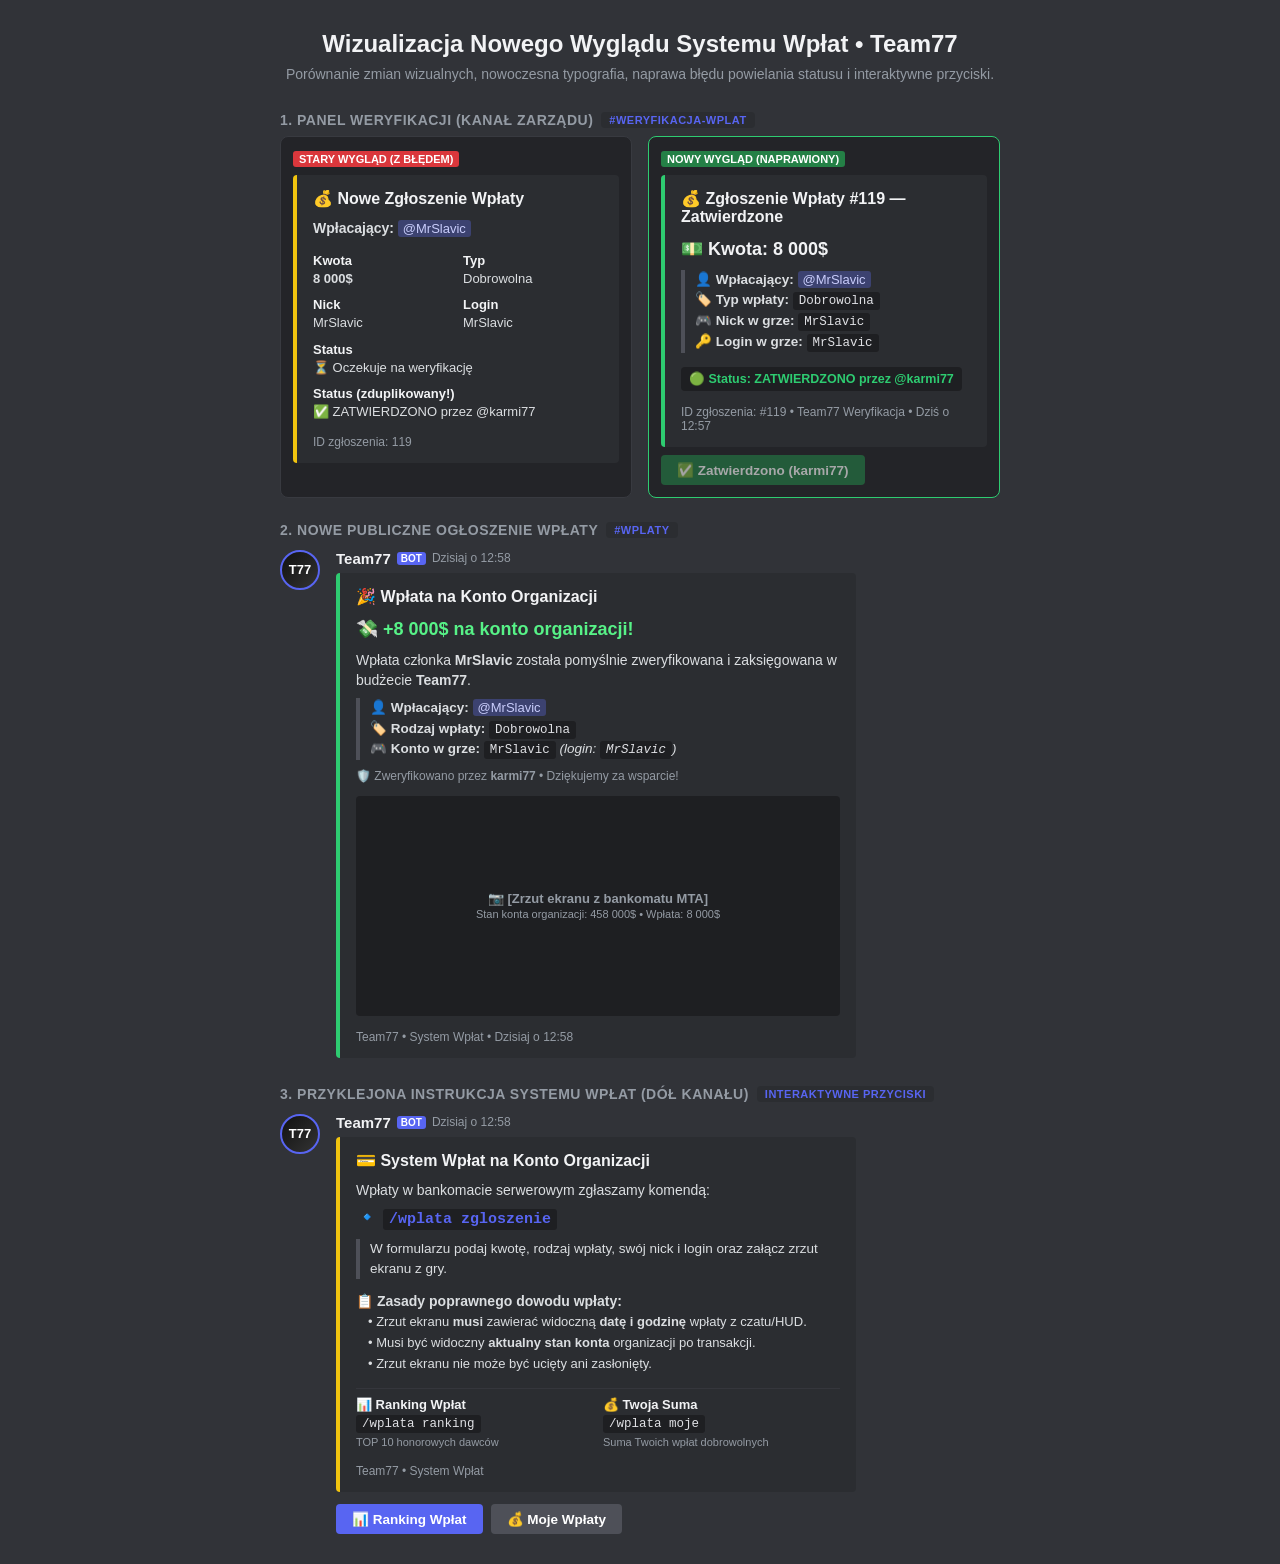
<file: preview_donations.html>
<!DOCTYPE html>
<html lang="pl">
<head>
  <meta charset="UTF-8">
  <title>Wizualizacja Nowych Embedów — System Wpłat Team77</title>
  <style>
    * {
      box-sizing: border-box;
      margin: 0;
      padding: 0;
      font-family: "gg sans", "Noto Sans", "Helvetica Neue", Helvetica, Arial, sans-serif;
    }
    body {
      background-color: #313338;
      color: #dbdee1;
      padding: 30px 20px;
      display: flex;
      flex-direction: column;
      align-items: center;
      gap: 30px;
    }
    .page-header {
      text-align: center;
      max-width: 800px;
    }
    .page-header h1 {
      color: #f2f3f5;
      font-size: 24px;
      margin-bottom: 8px;
    }
    .page-header p {
      color: #949ba4;
      font-size: 14px;
    }
    .container {
      width: 100%;
      max-width: 720px;
      display: flex;
      flex-direction: column;
      gap: 24px;
    }
    .section-title {
      font-size: 14px;
      font-weight: 700;
      text-transform: uppercase;
      letter-spacing: 0.5px;
      color: #949ba4;
      margin-bottom: 8px;
      display: flex;
      align-items: center;
      gap: 8px;
    }
    .section-title span.badge {
      background-color: #2b2d31;
      padding: 2px 8px;
      border-radius: 4px;
      font-size: 11px;
      color: #5865f2;
    }
    .discord-message {
      display: flex;
      gap: 16px;
      padding: 4px 0;
    }
    .avatar {
      width: 40px;
      height: 40px;
      border-radius: 50%;
      background: linear-gradient(135deg, #111, #333);
      display: flex;
      align-items: center;
      justify-content: center;
      font-weight: bold;
      font-size: 13px;
      color: #fff;
      flex-shrink: 0;
      border: 2px solid #5865f2;
    }
    .message-content {
      flex: 1;
      display: flex;
      flex-direction: column;
      gap: 6px;
    }
    .author-line {
      display: flex;
      align-items: center;
      gap: 6px;
      font-size: 15px;
    }
    .author-name {
      font-weight: 600;
      color: #f2f3f5;
    }
    .bot-tag {
      background: #5865f2;
      color: #fff;
      font-size: 10px;
      font-weight: 600;
      padding: 1px 4px;
      border-radius: 3px;
      text-transform: uppercase;
    }
    .timestamp {
      font-size: 12px;
      color: #949ba4;
    }

    /* Discord Embed */
    .discord-embed {
      background-color: #2b2d31;
      border-left: 4px solid #f1c40f;
      border-radius: 4px;
      padding: 14px 16px;
      max-width: 520px;
      display: flex;
      flex-direction: column;
      gap: 10px;
    }
    .discord-embed.green {
      border-left-color: #2ecc71;
    }
    .discord-embed.gold {
      border-left-color: #f1c40f;
    }
    .embed-title {
      font-size: 16px;
      font-weight: 700;
      color: #f2f3f5;
    }
    .embed-desc {
      font-size: 14px;
      line-height: 1.45;
      color: #dbdee1;
    }
    .embed-desc h3 {
      font-size: 18px;
      color: #f2f3f5;
      margin-bottom: 8px;
      font-weight: 700;
    }
    .blockquote {
      border-left: 4px solid #4e5058;
      padding-left: 10px;
      margin: 8px 0;
      color: #dbdee1;
      font-size: 13.5px;
      line-height: 1.5;
    }
    .subtext {
      font-size: 12px;
      color: #949ba4;
      margin-top: 6px;
    }
    .code-inline {
      background-color: #1e1f22;
      padding: 2px 6px;
      border-radius: 3px;
      font-family: Consolas, monospace;
      font-size: 12.5px;
      color: #e0e1e5;
    }
    .mention {
      background-color: #3c4270;
      color: #c9cdfb;
      padding: 1px 5px;
      border-radius: 3px;
      font-weight: 500;
      font-size: 13px;
    }
    .status-badge {
      display: inline-block;
      margin-top: 6px;
      padding: 3px 8px;
      border-radius: 4px;
      font-size: 12.5px;
      font-weight: 600;
      background: #1e1f22;
    }
    .status-badge.pending {
      color: #f1c40f;
    }
    .status-badge.approved {
      color: #2ecc71;
    }

    .embed-fields {
      display: grid;
      grid-template-columns: 1fr 1fr;
      gap: 10px;
      margin-top: 4px;
    }
    .field-name {
      font-size: 13px;
      font-weight: 700;
      color: #f2f3f5;
      margin-bottom: 2px;
    }
    .field-value {
      font-size: 13px;
      color: #dbdee1;
      line-height: 1.35;
    }
    .embed-image {
      width: 100%;
      height: 220px;
      background-color: #1e1f22;
      border-radius: 4px;
      overflow: hidden;
      display: flex;
      align-items: center;
      justify-content: center;
      position: relative;
    }
    .embed-image img {
      width: 100%;
      height: 100%;
      object-fit: cover;
    }
    .embed-footer {
      font-size: 12px;
      color: #949ba4;
      display: flex;
      align-items: center;
      gap: 6px;
      margin-top: 4px;
    }

    /* Buttons */
    .discord-buttons {
      display: flex;
      gap: 8px;
      margin-top: 6px;
    }
    .btn {
      display: flex;
      align-items: center;
      gap: 6px;
      padding: 7px 16px;
      border-radius: 4px;
      font-size: 13.5px;
      font-weight: 600;
      cursor: pointer;
      border: none;
      transition: opacity 0.2s;
    }
    .btn-green {
      background-color: #248046;
      color: white;
    }
    .btn-red {
      background-color: #da373c;
      color: white;
    }
    .btn-blue {
      background-color: #5865f2;
      color: white;
    }
    .btn-gray {
      background-color: #4e5058;
      color: white;
    }
    .btn-disabled {
      opacity: 0.6;
      cursor: not-allowed;
    }
    .comparison-grid {
      display: grid;
      grid-template-columns: 1fr 1fr;
      gap: 16px;
    }
    @media (max-width: 600px) {
      .comparison-grid {
        grid-template-columns: 1fr;
      }
    }
    .comparison-card {
      background: #232428;
      padding: 12px;
      border-radius: 8px;
      border: 1px solid #383a40;
    }
    .comparison-card.after {
      border-color: #2ecc71;
    }
    .comparison-badge {
      font-size: 11px;
      font-weight: 700;
      text-transform: uppercase;
      padding: 2px 6px;
      border-radius: 3px;
      margin-bottom: 8px;
      display: inline-block;
    }
    .badge-before {
      background: #da373c;
      color: #fff;
    }
    .badge-after {
      background: #248046;
      color: #fff;
    }
  </style>
</head>
<body>

  <div class="page-header">
    <h1>Wizualizacja Nowego Wyglądu Systemu Wpłat • Team77</h1>
    <p>Porównanie zmian wizualnych, nowoczesna typografia, naprawa błędu powielania statusu i interaktywne przyciski.</p>
  </div>

  <div class="container">

    <!-- 1. PANEL ZARZĄDU / WERYFIKACJA -->
    <div>
      <div class="section-title">
        1. Panel Weryfikacji (Kanał Zarządu)
        <span class="badge">#weryfikacja-wplat</span>
      </div>

      <div class="comparison-grid">
        <!-- PRZED -->
        <div class="comparison-card">
          <span class="comparison-badge badge-before">STARY WYGLĄD (Z BŁĘDEM)</span>
          <div class="discord-embed gold" style="border-left-color: #f1c40f;">
            <div class="embed-title">💰 Nowe Zgłoszenie Wpłaty</div>
            <div class="embed-desc"><b>Wpłacający:</b> <span class="mention">@MrSlavic</span></div>
            <div class="embed-fields">
              <div><div class="field-name">Kwota</div><div class="field-value"><b>8 000$</b></div></div>
              <div><div class="field-name">Typ</div><div class="field-value">Dobrowolna</div></div>
              <div><div class="field-name">Nick</div><div class="field-value">MrSlavic</div></div>
              <div><div class="field-name">Login</div><div class="field-value">MrSlavic</div></div>
              <div style="grid-column: span 2;"><div class="field-name">Status</div><div class="field-value">⏳ Oczekuje na weryfikację</div></div>
              <div style="grid-column: span 2; color:#2ecc71;"><div class="field-name">Status (zduplikowany!)</div><div class="field-value">✅ ZATWIERDZONO przez @karmi77</div></div>
            </div>
            <div class="embed-footer">ID zgłoszenia: 119</div>
          </div>
        </div>

        <!-- PO -->
        <div class="comparison-card after">
          <span class="comparison-badge badge-after">NOWY WYGLĄD (NAPRAWIONY)</span>
          <div class="discord-embed green">
            <div class="embed-title">💰 Zgłoszenie Wpłaty #119 — Zatwierdzone</div>
            <div class="embed-desc">
              <h3>💵 Kwota: 8 000$</h3>
              <div class="blockquote">
                👤 <b>Wpłacający:</b> <span class="mention">@MrSlavic</span><br>
                🏷️ <b>Typ wpłaty:</b> <span class="code-inline">Dobrowolna</span><br>
                🎮 <b>Nick w grze:</b> <span class="code-inline">MrSlavic</span><br>
                🔑 <b>Login w grze:</b> <span class="code-inline">MrSlavic</span>
              </div>
              <div class="status-badge approved">🟢 Status: ZATWIERDZONO przez @karmi77</div>
            </div>
            <div class="embed-footer">ID zgłoszenia: #119 • Team77 Weryfikacja • Dziś o 12:57</div>
          </div>
          <div class="discord-buttons" style="margin-top: 8px;">
            <button class="btn btn-green btn-disabled" disabled>✅ Zatwierdzono (karmi77)</button>
          </div>
        </div>
      </div>
    </div>


    <!-- 2. PUBLICZNE OGŁOSZENIE WPŁATY -->
    <div>
      <div class="section-title">
        2. Nowe Publiczne Ogłoszenie Wpłaty
        <span class="badge">#wplaty</span>
      </div>

      <div class="discord-message">
        <div class="avatar">T77</div>
        <div class="message-content">
          <div class="author-line">
            <span class="author-name">Team77</span>
            <span class="bot-tag">BOT</span>
            <span class="timestamp">Dzisiaj o 12:58</span>
          </div>

          <div class="discord-embed green">
            <div class="embed-title">🎉 Wpłata na Konto Organizacji</div>
            <div class="embed-desc">
              <h3 style="color:#57f287;">💸 +8 000$ na konto organizacji!</h3>
              <p style="margin-bottom: 8px;">Wpłata członka <b>MrSlavic</b> została pomyślnie zweryfikowana i zaksięgowana w budżecie <b>Team77</b>.</p>
              <div class="blockquote">
                👤 <b>Wpłacający:</b> <span class="mention">@MrSlavic</span><br>
                🏷️ <b>Rodzaj wpłaty:</b> <span class="code-inline">Dobrowolna</span><br>
                🎮 <b>Konto w grze:</b> <span class="code-inline">MrSlavic</span> <i>(login: <span class="code-inline">MrSlavic</span>)</i>
              </div>
              <div class="subtext">🛡️ Zweryfikowano przez <b>karmi77</b> • Dziękujemy za wsparcie!</div>
            </div>

            <!-- Podgląd zrzutu ekranu z MTA -->
            <div class="embed-image">
              <div style="color: #949ba4; font-size: 13px; text-align: center;">
                📷 <b>[Zrzut ekranu z bankomatu MTA]</b><br>
                <span style="font-size: 11px;">Stan konta organizacji: 458 000$ • Wpłata: 8 000$</span>
              </div>
            </div>

            <div class="embed-footer">Team77 • System Wpłat • Dzisiaj o 12:58</div>
          </div>
        </div>
      </div>
    </div>


    <!-- 3. PRZYKLEJONA INSTRUKCJA SYSTEMU WPŁAT -->
    <div>
      <div class="section-title">
        3. Przyklejona Instrukcja Systemu Wpłat (Dół kanału)
        <span class="badge">Interaktywne Przyciski</span>
      </div>

      <div class="discord-message">
        <div class="avatar">T77</div>
        <div class="message-content">
          <div class="author-line">
            <span class="author-name">Team77</span>
            <span class="bot-tag">BOT</span>
            <span class="timestamp">Dzisiaj o 12:58</span>
          </div>

          <div class="discord-embed gold">
            <div class="embed-title">💳 System Wpłat na Konto Organizacji</div>
            <div class="embed-desc">
              <p>Wpłaty w bankomacie serwerowym zgłaszamy komendą:</p>
              <h3 style="color:#f1c40f; margin-top: 4px;">🔹 <span class="code-inline" style="color: #5865f2; font-size: 15px;">/wplata zgloszenie</span></h3>
              <div class="blockquote" style="margin: 8px 0 12px 0;">
                W formularzu podaj kwotę, rodzaj wpłaty, swój nick i login oraz załącz zrzut ekranu z gry.
              </div>
              <p><b>📋 Zasady poprawnego dowodu wpłaty:</b></p>
              <p style="font-size: 13px; margin: 2px 0 0 12px; color: #dbdee1;">• Zrzut ekranu <b>musi</b> zawierać widoczną <b>datę i godzinę</b> wpłaty z czatu/HUD.</p>
              <p style="font-size: 13px; margin: 2px 0 0 12px; color: #dbdee1;">• Musi być widoczny <b>aktualny stan konta</b> organizacji po transakcji.</p>
              <p style="font-size: 13px; margin: 2px 0 0 12px; color: #dbdee1;">• Zrzut ekranu nie może być ucięty ani zasłonięty.</p>
            </div>

            <div class="embed-fields" style="border-top: 1px solid #35363c; padding-top: 8px;">
              <div>
                <div class="field-name">📊 Ranking Wpłat</div>
                <div class="field-value"><span class="code-inline">/wplata ranking</span><br><span style="font-size: 11px; color: #949ba4;">TOP 10 honorowych dawców</span></div>
              </div>
              <div>
                <div class="field-name">💰 Twoja Suma</div>
                <div class="field-value"><span class="code-inline">/wplata moje</span><br><span style="font-size: 11px; color: #949ba4;">Suma Twoich wpłat dobrowolnych</span></div>
              </div>
            </div>

            <div class="embed-footer">Team77 • System Wpłat</div>
          </div>

          <!-- NOWE PRZYCISKI INTERAKTYWNE -->
          <div class="discord-buttons">
            <button class="btn btn-blue" onclick="alert('Kliknięto Ranking! Wyświetla prywatne okno TOP 10 wpłat.')">📊 Ranking Wpłat</button>
            <button class="btn btn-gray" onclick="alert('Kliknięto Moje Wpłaty! Wyświetla prywatnie sumę Twoich wpłat.')">💰 Moje Wpłaty</button>
          </div>
        </div>
      </div>
    </div>

  </div>

</body>
</html>
</file>
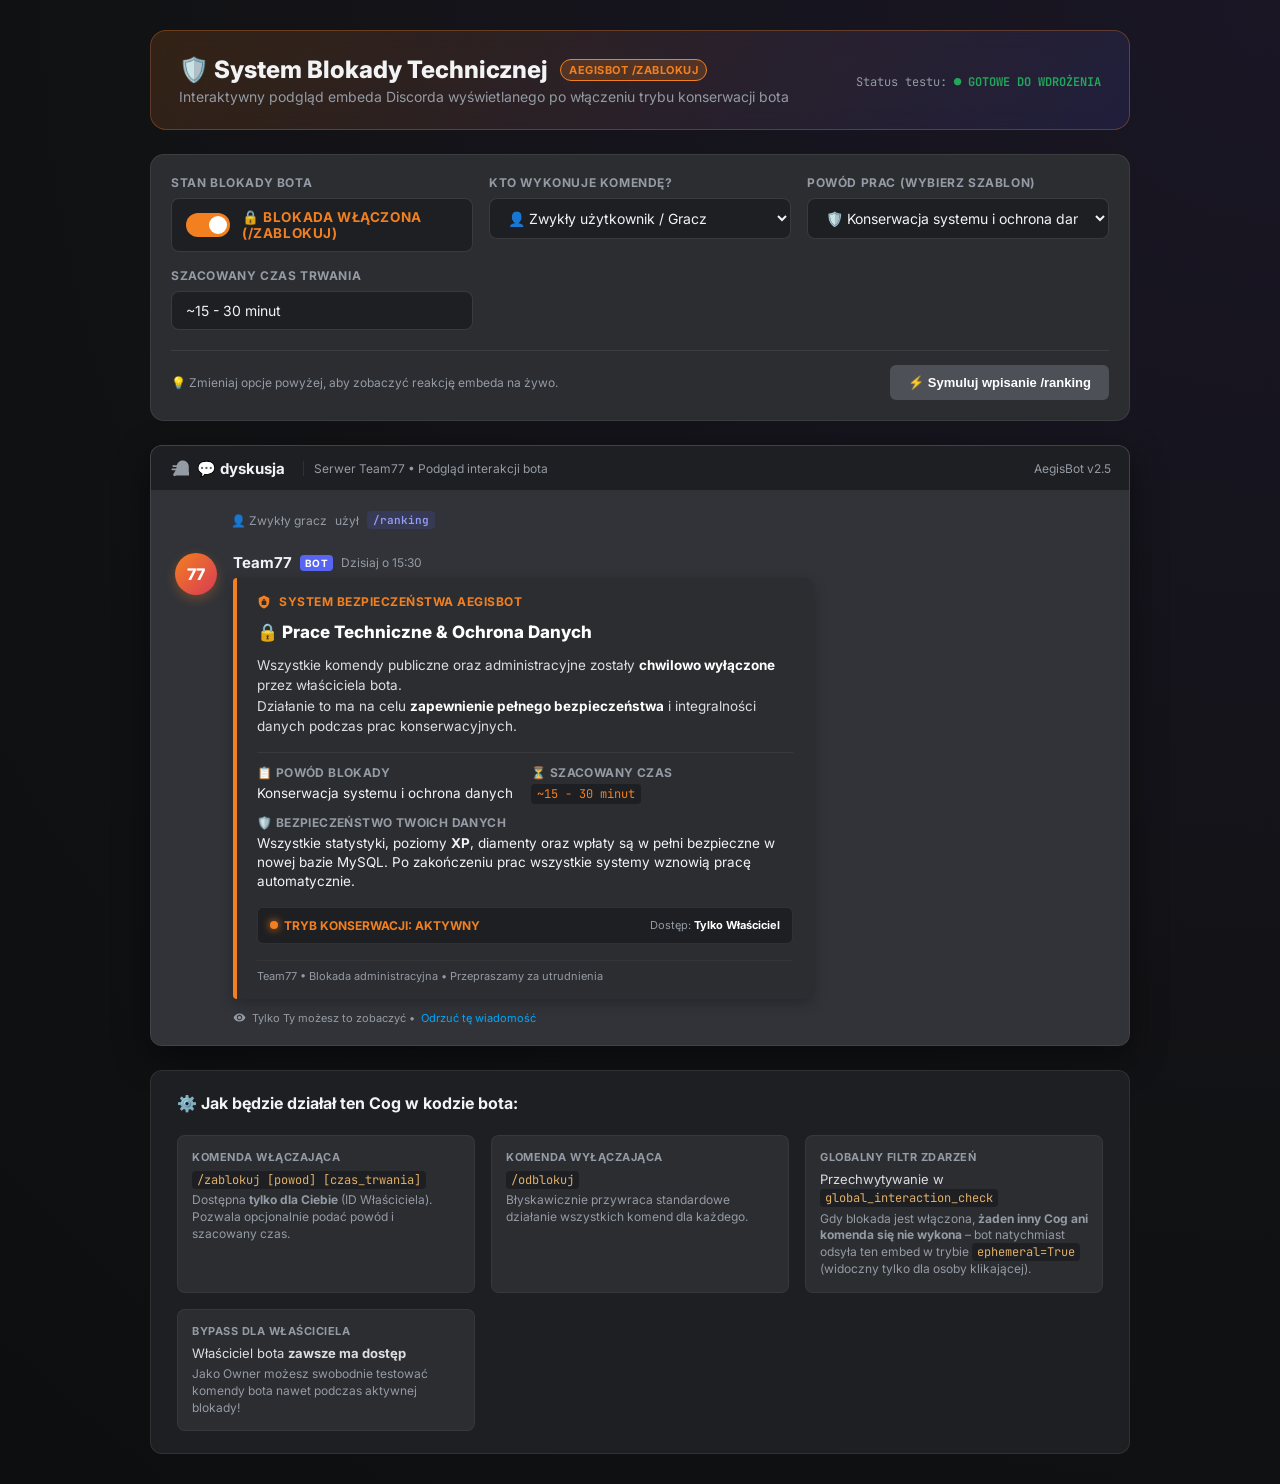
<file: preview_lockdown.html>
<!DOCTYPE html>
<html lang="pl">
<head>
  <meta charset="UTF-8">
  <meta name="viewport" content="width=device-width, initial-scale=1.0">
  <title>AegisBot — Podgląd Trybu Blokady (/zablokuj)</title>
  <link rel="preconnect" href="https://fonts.googleapis.com">
  <link rel="preconnect" href="https://fonts.gstatic.com" crossorigin>
  <link href="https://fonts.googleapis.com/css2?family=Inter:wght@400;500;600;700;800&family=JetBrains+Mono:wght@400;600&display=swap" rel="stylesheet">
  <style>
    :root {
      --bg-darkest: #111214;
      --bg-darker: #1e1f22;
      --bg-chat: #313338;
      --bg-card: #2b2d31;
      --bg-hover: #35373c;
      --bg-input: #1e1f22;
      --text-normal: #dbdee1;
      --text-muted: #949ba4;
      --text-header: #f2f3f5;
      --text-link: #00a8fc;
      --brand: #5865f2;
      --brand-hover: #4752c4;
      --lock-color: #f38020; /* Ciepły pomarańcz konserwacyjny */
      --lock-color-dark: #d96810;
      --success: #23a55a;
      --danger: #f23f43;
      --border-subtle: rgba(255, 255, 255, 0.08);
      --font-main: "Inter", "gg sans", -apple-system, BlinkMacSystemFont, "Segoe UI", Roboto, sans-serif;
      --font-mono: "JetBrains Mono", Consolas, monospace;
    }

    * {
      box-sizing: border-box;
      margin: 0;
      padding: 0;
    }

    body {
      background: radial-gradient(circle at top right, #1a1625 0%, #111214 60%, #0d0e10 100%);
      color: var(--text-normal);
      font-family: var(--font-main);
      min-height: 100vh;
      padding: 30px 20px;
      display: flex;
      flex-direction: column;
      align-items: center;
    }

    .wrapper {
      width: 100%;
      max-width: 980px;
      display: flex;
      flex-direction: column;
      gap: 24px;
    }

    /* Nagłówek */
    .header-banner {
      background: linear-gradient(135deg, rgba(243, 128, 32, 0.15) 0%, rgba(88, 101, 242, 0.12) 100%);
      border: 1px solid rgba(243, 128, 32, 0.3);
      border-radius: 16px;
      padding: 24px 28px;
      display: flex;
      justify-content: space-between;
      align-items: center;
      flex-wrap: wrap;
      gap: 16px;
      backdrop-filter: blur(10px);
    }

    .header-title h1 {
      font-size: 24px;
      font-weight: 800;
      color: var(--text-header);
      display: flex;
      align-items: center;
      gap: 12px;
    }

    .header-title h1 span.badge {
      font-size: 11px;
      font-weight: 700;
      text-transform: uppercase;
      background: rgba(243, 128, 32, 0.2);
      color: var(--lock-color);
      border: 1px solid var(--lock-color);
      padding: 3px 8px;
      border-radius: 20px;
      letter-spacing: 0.5px;
    }

    .header-title p {
      color: var(--text-muted);
      font-size: 14px;
      margin-top: 4px;
    }

    /* Panel kontrolny symulacji */
    .controls-panel {
      background: var(--bg-card);
      border: 1px solid var(--border-subtle);
      border-radius: 14px;
      padding: 20px;
      display: grid;
      grid-template-columns: repeat(auto-fit, minmax(260px, 1fr));
      gap: 16px;
    }

    .control-group {
      display: flex;
      flex-direction: column;
      gap: 8px;
    }

    .control-group label {
      font-size: 12px;
      font-weight: 700;
      text-transform: uppercase;
      letter-spacing: 0.6px;
      color: var(--text-muted);
    }

    .control-group select,
    .control-group input {
      background: var(--bg-input);
      border: 1px solid rgba(255, 255, 255, 0.12);
      color: var(--text-header);
      padding: 10px 14px;
      border-radius: 8px;
      font-size: 14px;
      font-family: inherit;
      outline: none;
      transition: all 0.2s ease;
    }

    .control-group select:focus,
    .control-group input:focus {
      border-color: var(--lock-color);
      box-shadow: 0 0 0 2px rgba(243, 128, 32, 0.2);
    }

    .toggle-switch-wrapper {
      display: flex;
      align-items: center;
      gap: 12px;
      background: var(--bg-input);
      padding: 10px 14px;
      border-radius: 8px;
      border: 1px solid rgba(255, 255, 255, 0.12);
      cursor: pointer;
      user-select: none;
    }

    .switch {
      position: relative;
      display: inline-block;
      width: 44px;
      height: 24px;
      flex-shrink: 0;
    }

    .switch input {
      opacity: 0;
      width: 0;
      height: 0;
    }

    .slider {
      position: absolute;
      cursor: pointer;
      top: 0;
      left: 0;
      right: 0;
      bottom: 0;
      background-color: #4e5058;
      transition: .3s;
      border-radius: 24px;
    }

    .slider:before {
      position: absolute;
      content: "";
      height: 18px;
      width: 18px;
      left: 3px;
      bottom: 3px;
      background-color: white;
      transition: .3s;
      border-radius: 50%;
    }

    input:checked + .slider {
      background-color: var(--lock-color);
    }

    input:checked + .slider:before {
      transform: translateX(20px);
    }

    .action-row {
      grid-column: 1 / -1;
      display: flex;
      justify-content: flex-end;
      align-items: center;
      gap: 12px;
      margin-top: 4px;
      padding-top: 14px;
      border-top: 1px solid var(--border-subtle);
    }

    .btn {
      background: var(--brand);
      color: white;
      border: none;
      padding: 10px 18px;
      border-radius: 6px;
      font-size: 13px;
      font-weight: 600;
      cursor: pointer;
      display: inline-flex;
      align-items: center;
      gap: 8px;
      transition: all 0.2s ease;
    }

    .btn:hover {
      background: var(--brand-hover);
      transform: translateY(-1px);
    }

    .btn-secondary {
      background: #4e5058;
    }

    .btn-secondary:hover {
      background: #6d6f78;
    }

    /* Okno symulacji Discord */
    .discord-window {
      background: var(--bg-chat);
      border-radius: 12px;
      border: 1px solid var(--border-subtle);
      overflow: hidden;
      box-shadow: 0 12px 36px rgba(0, 0, 0, 0.45);
    }

    .discord-window-header {
      background: var(--bg-darker);
      padding: 12px 18px;
      display: flex;
      align-items: center;
      justify-content: space-between;
      border-bottom: 1px solid var(--border-subtle);
    }

    .discord-channel-info {
      display: flex;
      align-items: center;
      gap: 8px;
      font-size: 15px;
      font-weight: 700;
      color: var(--text-header);
    }

    .discord-channel-info svg {
      color: var(--text-muted);
    }

    .discord-channel-topic {
      font-size: 12px;
      color: var(--text-muted);
      font-weight: 400;
      margin-left: 10px;
      padding-left: 10px;
      border-left: 1px solid var(--border-subtle);
    }

    .discord-messages-area {
      padding: 20px 24px;
      display: flex;
      flex-direction: column;
      gap: 20px;
      background: var(--bg-chat);
    }

    /* Pigułka wykonanej komendy */
    .command-invoker {
      display: flex;
      align-items: center;
      gap: 8px;
      font-size: 12px;
      color: var(--text-muted);
      margin-bottom: 4px;
      margin-left: 56px;
    }

    .command-pill {
      background: rgba(88, 101, 242, 0.15);
      color: #949cf7;
      padding: 2px 6px;
      border-radius: 4px;
      font-weight: 600;
      font-family: var(--font-mono);
      font-size: 11px;
    }

    /* Wiadomość bota */
    .discord-msg {
      display: flex;
      gap: 16px;
      align-items: flex-start;
      position: relative;
    }

    .bot-avatar {
      width: 42px;
      height: 42px;
      border-radius: 50%;
      background: linear-gradient(135deg, #f38020 0%, #d83a56 100%);
      display: flex;
      align-items: center;
      justify-content: center;
      font-weight: 800;
      color: white;
      font-size: 16px;
      flex-shrink: 0;
      box-shadow: 0 4px 12px rgba(243, 128, 32, 0.3);
    }

    .msg-body {
      flex: 1;
      display: flex;
      flex-direction: column;
      gap: 6px;
    }

    .msg-author-row {
      display: flex;
      align-items: center;
      gap: 8px;
    }

    .author-name {
      font-size: 15px;
      font-weight: 700;
      color: var(--text-header);
    }

    .bot-tag {
      background: var(--brand);
      color: white;
      font-size: 10px;
      font-weight: 700;
      padding: 2px 5px;
      border-radius: 4px;
      text-transform: uppercase;
      letter-spacing: 0.4px;
    }

    .msg-timestamp {
      font-size: 12px;
      color: var(--text-muted);
    }

    /* EMBED DISCORDA */
    .discord-embed {
      background: var(--bg-card);
      border-left: 4px solid var(--lock-color);
      border-radius: 4px 8px 8px 4px;
      padding: 16px 20px;
      max-width: 580px;
      display: flex;
      flex-direction: column;
      gap: 12px;
      box-shadow: 0 4px 14px rgba(0, 0, 0, 0.25);
      position: relative;
      animation: fadeIn .3s cubic-bezier(0.16, 1, 0.3, 1);
    }

    @keyframes fadeIn {
      from { opacity: 0; transform: translateY(6px); }
      to { opacity: 1; transform: translateY(0); }
    }

    .embed-author {
      display: flex;
      align-items: center;
      gap: 8px;
      font-size: 12px;
      font-weight: 700;
      color: var(--lock-color);
      letter-spacing: 0.5px;
      text-transform: uppercase;
    }

    .embed-title {
      font-size: 17px;
      font-weight: 800;
      color: #ffffff;
      display: flex;
      align-items: center;
      gap: 8px;
      line-height: 1.3;
    }

    .embed-desc {
      font-size: 13.5px;
      line-height: 1.5;
      color: #dcddde;
    }

    .embed-desc strong {
      color: #ffffff;
    }

    .embed-fields {
      display: grid;
      grid-template-columns: repeat(2, 1fr);
      gap: 12px;
      margin-top: 4px;
      padding-top: 12px;
      border-top: 1px solid rgba(255, 255, 255, 0.06);
    }

    .embed-field.full {
      grid-column: 1 / -1;
    }

    .field-name {
      font-size: 12px;
      font-weight: 700;
      color: var(--text-muted);
      text-transform: uppercase;
      letter-spacing: 0.4px;
      margin-bottom: 4px;
      display: flex;
      align-items: center;
      gap: 6px;
    }

    .field-value {
      font-size: 13.5px;
      color: #f2f3f5;
      line-height: 1.4;
    }

    .field-value code {
      background: #1e1f22;
      padding: 2px 6px;
      border-radius: 4px;
      font-family: var(--font-mono);
      font-size: 12px;
      color: #f38020;
    }

    /* Pasek postępu/statusu */
    .status-meter {
      background: #1e1f22;
      border: 1px solid rgba(255, 255, 255, 0.08);
      border-radius: 6px;
      padding: 10px 12px;
      display: flex;
      align-items: center;
      justify-content: space-between;
      font-size: 12px;
      margin-top: 4px;
    }

    .status-tag {
      display: inline-flex;
      align-items: center;
      gap: 6px;
      font-weight: 700;
      color: var(--lock-color);
    }

    .status-dot {
      width: 8px;
      height: 8px;
      border-radius: 50%;
      background: var(--lock-color);
      box-shadow: 0 0 8px var(--lock-color);
      animation: pulse 1.8s infinite;
    }

    @keyframes pulse {
      0%, 100% { opacity: 1; transform: scale(1); }
      50% { opacity: 0.4; transform: scale(0.85); }
    }

    .embed-footer {
      font-size: 11px;
      color: var(--text-muted);
      display: flex;
      align-items: center;
      gap: 6px;
      margin-top: 4px;
      padding-top: 8px;
      border-top: 1px solid rgba(255, 255, 255, 0.04);
    }

    /* Wiadomość ephemeralna */
    .ephemeral-note {
      font-size: 11px;
      color: var(--text-muted);
      display: flex;
      align-items: center;
      gap: 6px;
      margin-top: 6px;
    }

    .ephemeral-link {
      color: var(--text-link);
      cursor: pointer;
      text-decoration: none;
    }

    .ephemeral-link:hover {
      text-decoration: underline;
    }

    /* Podgląd normalnego wykonania */
    .normal-exec-card {
      background: var(--bg-card);
      border-left: 4px solid var(--success);
      border-radius: 4px 8px 8px 4px;
      padding: 16px;
      max-width: 580px;
    }

    .normal-exec-card h4 {
      color: var(--success);
      font-size: 15px;
      margin-bottom: 6px;
      display: flex;
      align-items: center;
      gap: 6px;
    }

    /* Karta wyjaśnienia architektury Coga */
    .specs-card {
      background: var(--bg-darker);
      border: 1px solid var(--border-subtle);
      border-radius: 12px;
      padding: 22px 26px;
      display: flex;
      flex-direction: column;
      gap: 14px;
    }

    .specs-card h3 {
      font-size: 16px;
      color: var(--text-header);
      display: flex;
      align-items: center;
      gap: 8px;
    }

    .specs-grid {
      display: grid;
      grid-template-columns: repeat(auto-fit, minmax(280px, 1fr));
      gap: 16px;
      margin-top: 8px;
    }

    .spec-item {
      background: var(--bg-card);
      border: 1px solid rgba(255, 255, 255, 0.05);
      padding: 14px;
      border-radius: 8px;
    }

    .spec-item h5 {
      color: #949ba4;
      font-size: 11px;
      text-transform: uppercase;
      letter-spacing: 0.5px;
      margin-bottom: 6px;
    }

    .spec-item p {
      font-size: 13px;
      color: #dbdee1;
      line-height: 1.4;
    }

    .spec-item code {
      background: #1e1f22;
      padding: 1px 5px;
      border-radius: 4px;
      color: #e0af68;
      font-family: var(--font-mono);
      font-size: 12px;
    }
  </style>
</head>
<body>

<div class="wrapper">
  
  <!-- NAGŁÓWEK STRONY -->
  <header class="header-banner">
    <div class="header-title">
      <h1>🛡️ System Blokady Technicznej <span class="badge">AegisBot /zablokuj</span></h1>
      <p>Interaktywny podgląd embeda Discorda wyświetlanego po włączeniu trybu konserwacji bota</p>
    </div>
    <div>
      <span style="font-size: 12px; color: var(--text-muted); font-family: var(--font-mono);">
        Status testu: <span style="color: var(--success); font-weight: 700;">● GOTOWE DO WDROŻENIA</span>
      </span>
    </div>
  </header>

  <!-- PANEL KONTROLNY TESTU -->
  <section class="controls-panel">
    <div class="control-group">
      <label>Stan Blokady Bota</label>
      <label class="toggle-switch-wrapper">
        <span class="switch">
          <input type="checkbox" id="toggle-lock" checked>
          <span class="slider"></span>
        </span>
        <span id="toggle-label" style="font-size: 13.5px; font-weight: 700; color: var(--lock-color);">
          🔒 Blokada WŁĄCZONA (/zablokuj)
        </span>
      </label>
    </div>

    <div class="control-group">
      <label>Kto wykonuje komendę?</label>
      <select id="select-user-role">
        <option value="user">👤 Zwykły użytkownik / Gracz</option>
        <option value="admin">👮 Administrator serwera</option>
        <option value="owner">👑 Właściciel bota (Owner - Omija blokadę)</option>
      </select>
    </div>

    <div class="control-group">
      <label>Powód prac (wybierz szablon)</label>
      <select id="select-reason">
        <option value="data_protect">🛡️ Konserwacja systemu i ochrona danych (Zalecane)</option>
        <option value="db_migration">🗄️ Prace serwisowe bazy danych (MySQL)</option>
        <option value="update_deploy">🔄 Wdrażanie aktualizacji bota i nowości</option>
        <option value="custom">✍️ Wpisz własny powód poniżej...</option>
      </select>
    </div>

    <div class="control-group">
      <label>Szacowany czas trwania</label>
      <input type="text" id="input-eta" value="~15 - 30 minut">
    </div>

    <div class="control-group" id="custom-reason-group" style="display: none; grid-column: 1 / -1;">
      <label>Własna treść powodu</label>
      <input type="text" id="input-custom-reason" placeholder="Wpisz powód blokady...">
    </div>

    <div class="action-row">
      <span style="font-size: 12px; color: var(--text-muted); margin-right: auto;">
        💡 Zmieniaj opcje powyżej, aby zobaczyć reakcję embeda na żywo.
      </span>
      <button class="btn btn-secondary" id="btn-simulate-command">
        <span>⚡ Symuluj wpisanie /ranking</span>
      </button>
    </div>
  </section>

  <!-- PODGLĄD DISCORDA -->
  <div class="discord-window">
    <div class="discord-window-header">
      <div class="discord-channel-info">
        <svg width="20" height="20" viewBox="0 0 24 24" fill="currentColor">
          <path d="M5.88657 21C5.58049 21 5.30447 20.8119 5.19664 20.5309C5.08882 20.2498 5.17127 19.9325 5.40277 19.738L8.98826 16.7328C9.17106 16.5796 9.27649 16.3533 9.27649 16.1147V10.2222C9.27649 6.23348 12.5099 3 16.4986 3C20.4873 3 23.7207 6.23348 23.7207 10.2222V16.1147C23.7207 16.3533 23.8261 16.5796 24.0089 16.7328L27.5944 19.738C27.8259 19.9325 27.9084 20.2498 27.8006 20.5309C27.6927 20.8119 27.4167 21 27.1106 21H5.88657Z"/>
          <path fill-rule="evenodd" clip-rule="evenodd" d="M5.887 21a1.002 1.002 0 0 1-.69-1.469l2.804-4.856H4a1 1 0 1 1 0-2h4.516l1.155-2H5a1 1 0 1 1 0-2h5.827l2.805-4.856a1.002 1.002 0 0 1 1.736 1.002L12.564 10.675H17.5a1 1 0 1 1 0 2h-4.32l-1.156 2H16a1 1 0 1 1 0 2h-5.632l-2.805 4.856a1.001 1.001 0 0 1-.869.469z"/>
        </svg>
        <span>💬 dyskusja</span>
        <span class="discord-channel-topic">Serwer Team77 • Podgląd interakcji bota</span>
      </div>
      <div style="font-size: 12px; color: var(--text-muted);">
        AegisBot v2.5
      </div>
    </div>

    <div class="discord-messages-area">
      
      <!-- Pigułka wywołania komendy -->
      <div class="command-invoker">
        <span id="invoker-name">👤 Użytkownik</span>
        <span>użył</span>
        <span class="command-pill" id="command-name-display">/ranking</span>
      </div>

      <!-- Treść wiadomości bota -->
      <div class="discord-msg">
        <div class="bot-avatar">77</div>
        <div class="msg-body">
          <div class="msg-author-row">
            <span class="author-name">Team77</span>
            <span class="bot-tag">BOT</span>
            <span class="msg-timestamp">Dzisiaj o 15:30</span>
          </div>

          <!-- WARIANT 1: EMBED BLOKADY TECHNICZNEJ -->
          <div class="discord-embed" id="lockdown-embed">
            
            <div class="embed-author">
              <svg width="14" height="14" viewBox="0 0 24 24" fill="currentColor">
                <path d="M12 1L3 5V11C3 16.55 6.84 21.74 12 23C17.16 21.74 21 16.55 21 11V5L12 1ZM12 7C13.1 7 14 7.9 14 9V10H15C15.55 10 16 10.45 16 11V16C16 16.55 15.55 17 15 17H9C8.45 17 8 16.55 8 16V11C8 10.45 8.45 10 9 10H10V9C10 7.9 10.9 7 12 7ZM12 8.2C11.56 8.2 11.2 8.56 11.2 9V10H12.8V9C12.8 8.56 12.44 8.2 12 8.2Z"/>
              </svg>
              <span>SYSTEM BEZPIECZEŃSTWA AEGISBOT</span>
            </div>

            <div class="embed-title">
              <span>🔒 Prace Techniczne & Ochrona Danych</span>
            </div>

            <div class="embed-desc">
              Wszystkie komendy publiczne oraz administracyjne zostały <strong>chwilowo wyłączone</strong> przez właściciela bota.<br>
              Działanie to ma na celu <strong>zapewnienie pełnego bezpieczeństwa</strong> i integralności danych podczas prac konserwacyjnych.
            </div>

            <div class="embed-fields">
              <div class="embed-field">
                <div class="field-name">📋 Powód blokady</div>
                <div class="field-value" id="embed-reason-val">
                  Konserwacja systemu i ochrona danych
                </div>
              </div>

              <div class="embed-field">
                <div class="field-name">⏳ Szacowany czas</div>
                <div class="field-value" id="embed-eta-val">
                  <code>~15 - 30 minut</code>
                </div>
              </div>

              <div class="embed-field full">
                <div class="field-name">🛡️ Bezpieczeństwo Twoich Danych</div>
                <div class="field-value">
                  Wszystkie statystyki, poziomy <strong>XP</strong>, diamenty oraz wpłaty są w pełni bezpieczne w nowej bazie MySQL. Po zakończeniu prac wszystkie systemy wznowią pracę automatycznie.
                </div>
              </div>
            </div>

            <div class="status-meter">
              <div class="status-tag">
                <span class="status-dot"></span>
                <span>TRYB KONSERWACJI: AKTYWNY</span>
              </div>
              <div style="color: var(--text-muted); font-size: 11px;">
                Dostęp: <strong style="color: #ffffff;">Tylko Właściciel</strong>
              </div>
            </div>

            <div class="embed-footer">
              <span>Team77 • Blokada administracyjna • Przepraszamy za utrudnienia</span>
            </div>

          </div>

          <!-- WARIANT 2: EMBED WYNIKU NORMALNEGO (GDY ODBLOKOWANY LUB OWNER) -->
          <div class="normal-exec-card" id="normal-exec-card" style="display: none;">
            <h4>✅ Wykonano pomyślnie</h4>
            <p style="font-size: 13.5px; color: var(--text-normal);">
              Komenda została wykonana bez przeszkód (bot działa w trybie normalnym lub jesteś właścicielem bota).
            </p>
          </div>

          <!-- Informacja o wiadomości ephemeral -->
          <div class="ephemeral-note">
            <svg width="13" height="13" viewBox="0 0 24 24" fill="currentColor">
              <path d="M12 4.5C7 4.5 2.73 7.61 1 12c1.73 4.39 6 7.5 11 7.5s9.27-3.11 11-7.5c-1.73-4.39-6-7.5-11-7.5zM12 17c-2.76 0-5-2.24-5-5s2.24-5 5-5 5 2.24 5 5-2.24 5-5 5zm0-8c-1.66 0-3 1.34-3 3s1.34 3 3 3 3-1.34 3-3-1.34-3-3-3z"/>
            </svg>
            <span>Tylko Ty możesz to zobaczyć • </span>
            <span class="ephemeral-link">Odrzuć tę wiadomość</span>
          </div>

        </div>
      </div>

    </div>
  </div>

  <!-- SPECYFIKACJA FUNKCJONALNOŚCI COGA -->
  <section class="specs-card">
    <h3>⚙️ Jak będzie działał ten Cog w kodzie bota:</h3>
    <div class="specs-grid">
      <div class="spec-item">
        <h5>Komenda Włączająca</h5>
        <p><code>/zablokuj [powod] [czas_trwania]</code></p>
        <p style="font-size: 12px; color: var(--text-muted); margin-top: 4px;">
          Dostępna <strong>tylko dla Ciebie</strong> (ID Właściciela). Pozwala opcjonalnie podać powód i szacowany czas.
        </p>
      </div>

      <div class="spec-item">
        <h5>Komenda Wyłączająca</h5>
        <p><code>/odblokuj</code></p>
        <p style="font-size: 12px; color: var(--text-muted); margin-top: 4px;">
          Błyskawicznie przywraca standardowe działanie wszystkich komend dla każdego.
        </p>
      </div>

      <div class="spec-item">
        <h5>Globalny Filtr Zdarzeń</h5>
        <p>Przechwytywanie w <code>global_interaction_check</code></p>
        <p style="font-size: 12px; color: var(--text-muted); margin-top: 4px;">
          Gdy blokada jest włączona, <strong>żaden inny Cog ani komenda się nie wykona</strong> – bot natychmiast odsyła ten embed w trybie <code>ephemeral=True</code> (widoczny tylko dla osoby klikającej).
        </p>
      </div>

      <div class="spec-item">
        <h5>Bypass dla Właściciela</h5>
        <p>Właściciel bota <strong>zawsze ma dostęp</strong></p>
        <p style="font-size: 12px; color: var(--text-muted); margin-top: 4px;">
          Jako Owner możesz swobodnie testować komendy bota nawet podczas aktywnej blokady!
        </p>
      </div>
    </div>
  </section>

</div>

<script>
  // Logika interaktywna podglądu
  const toggleLock = document.getElementById('toggle-lock');
  const toggleLabel = document.getElementById('toggle-label');
  const selectRole = document.getElementById('select-user-role');
  const selectReason = document.getElementById('select-reason');
  const inputEta = document.getElementById('input-eta');
  const customReasonGroup = document.getElementById('custom-reason-group');
  const inputCustomReason = document.getElementById('input-custom-reason');
  const invokerName = document.getElementById('invoker-name');
  const lockdownEmbed = document.getElementById('lockdown-embed');
  const normalExecCard = document.getElementById('normal-exec-card');
  const embedReasonVal = document.getElementById('embed-reason-val');
  const embedEtaVal = document.getElementById('embed-eta-val');
  const btnSimulate = document.getElementById('btn-simulate-command');

  const reasonTemplates = {
    data_protect: "Konserwacja systemu i ochrona danych",
    db_migration: "Prace serwisowe bazy danych (MySQL) oraz weryfikacja kopii zapasowej",
    update_deploy: "Wdrażanie dużej aktualizacji i nowości w bocie Team77",
    custom: ""
  };

  function updateView() {
    const isLocked = toggleLock.checked;
    const role = selectRole.value;
    const reasonKey = selectReason.value;
    const etaText = inputEta.value.trim() || "~15 - 30 minut";

    // Etykieta przełącznika
    if (isLocked) {
      toggleLabel.textContent = "🔒 Blokada WŁĄCZONA (/zablokuj)";
      toggleLabel.style.color = "var(--lock-color)";
    } else {
      toggleLabel.textContent = "🔓 Blokada WYŁĄCZONA (Normalna praca)";
      toggleLabel.style.color = "var(--success)";
    }

    // Obsługa własnego powodu
    if (reasonKey === 'custom') {
      customReasonGroup.style.display = 'flex';
      embedReasonVal.textContent = inputCustomReason.value.trim() || "Prace techniczne";
    } else {
      customReasonGroup.style.display = 'none';
      embedReasonVal.textContent = reasonTemplates[reasonKey];
    }

    embedEtaVal.innerHTML = `<code>${etaText}</code>`;

    // Kto wywołuje
    if (role === 'owner') {
      invokerName.textContent = "👑 Właściciel Bota (Owner)";
    } else if (role === 'admin') {
      invokerName.textContent = "👮 Administrator";
    } else {
      invokerName.textContent = "👤 Zwykły gracz";
    }

    // Czy wyświetlić embed blokady czy sukces
    if (isLocked) {
      if (role === 'owner') {
        // Owner omija blokadę
        lockdownEmbed.style.display = 'none';
        normalExecCard.style.display = 'block';
        normalExecCard.innerHTML = `
          <h4 style="color: #5865f2;">👑 Ominięcie Blokady (Właściciel Bota)</h4>
          <p style="font-size: 13.5px; color: var(--text-normal);">
            Blokada jest aktywna dla innych, ale jako właściciel bota masz pełen dostęp do wykonania komendy <code>/ranking</code>.
          </p>
        `;
      } else {
        lockdownEmbed.style.display = 'flex';
        normalExecCard.style.display = 'none';
      }
    } else {
      lockdownEmbed.style.display = 'none';
      normalExecCard.style.display = 'block';
      normalExecCard.innerHTML = `
        <h4>✅ Wykonano pomyślnie</h4>
        <p style="font-size: 13.5px; color: var(--text-normal);">
          Bot działa w trybie standardowym — komenda <code>/ranking</code> została zrealizowana normalnie.
        </p>
      `;
    }
  }

  // Event listenery
  toggleLock.addEventListener('change', updateView);
  selectRole.addEventListener('change', updateView);
  selectReason.addEventListener('change', updateView);
  inputEta.addEventListener('input', updateView);
  inputCustomReason.addEventListener('input', updateView);

  btnSimulate.addEventListener('click', () => {
    // Efekt mignięcia/odświeżenia
    const target = lockdownEmbed.style.display !== 'none' ? lockdownEmbed : normalExecCard;
    target.style.opacity = '0.3';
    setTimeout(() => {
      target.style.opacity = '1';
    }, 150);
  });

  updateView();
</script>

</body>
</html>
</file>
